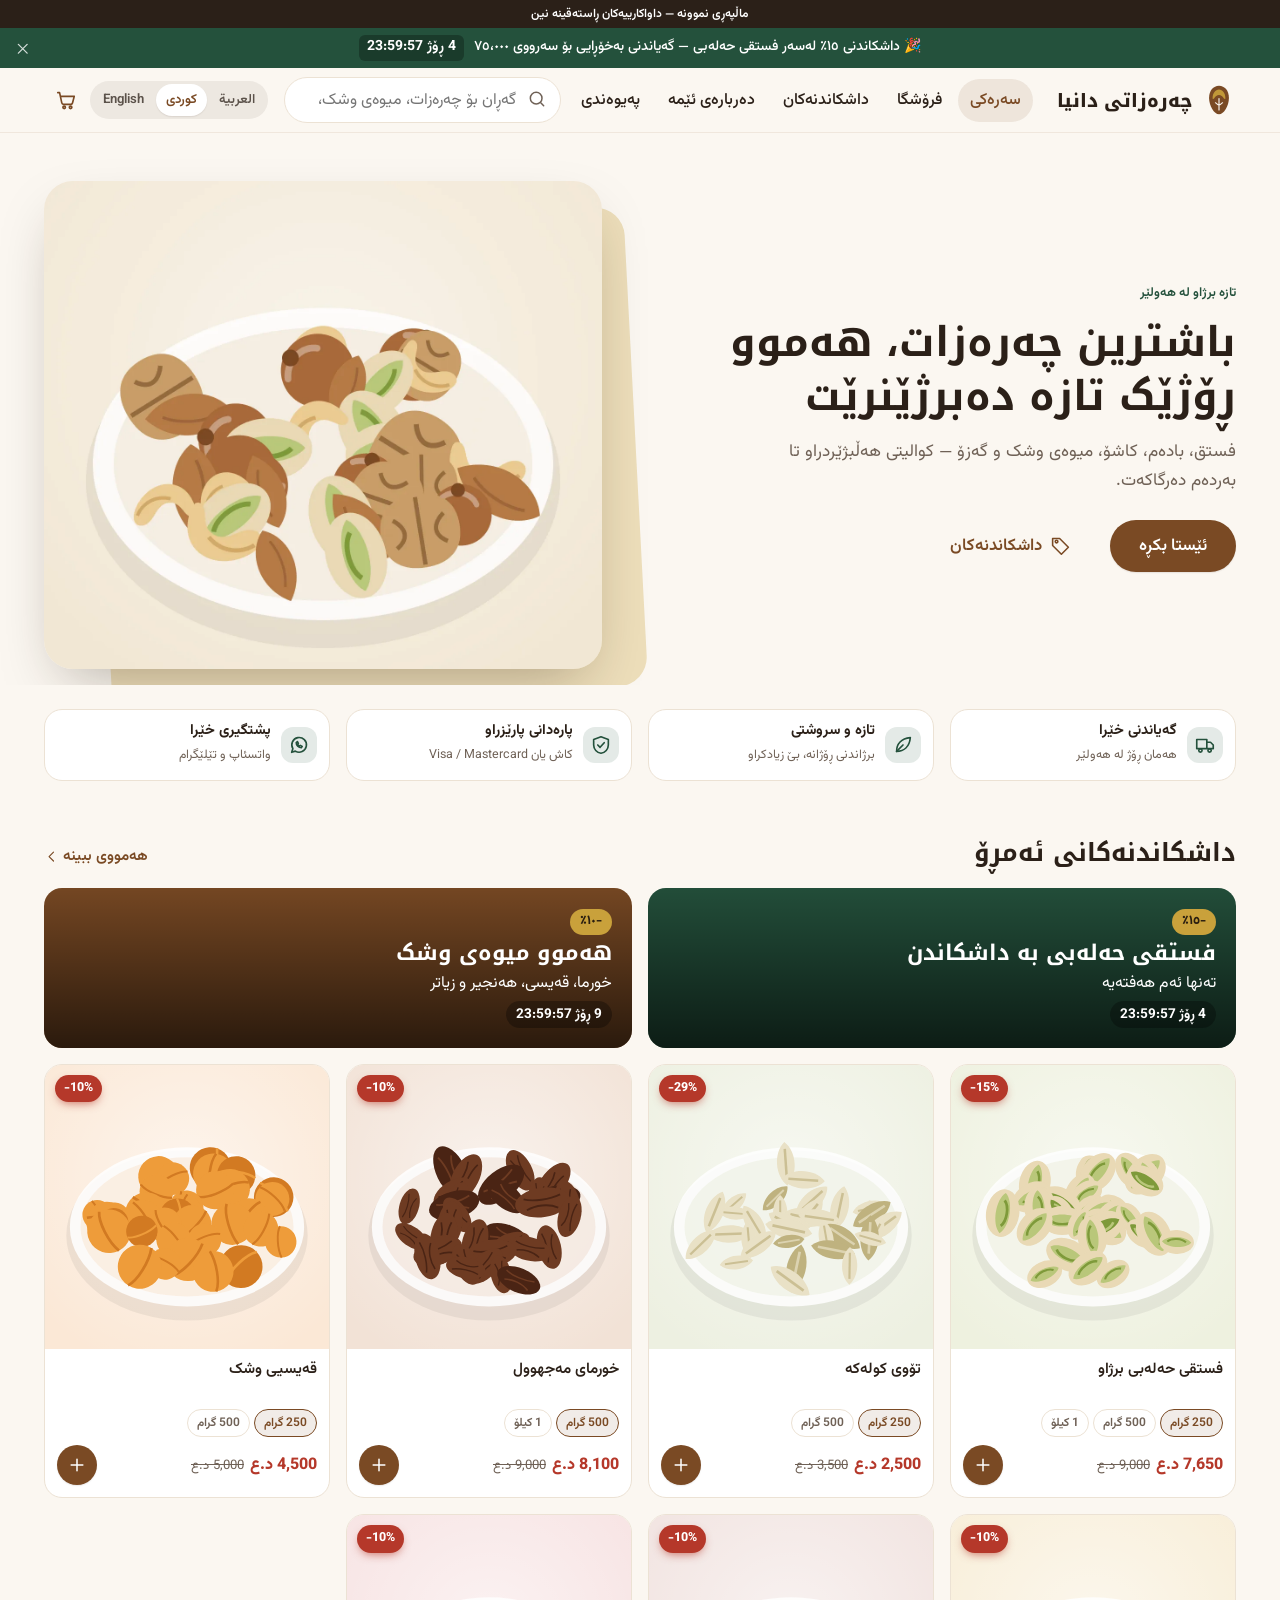
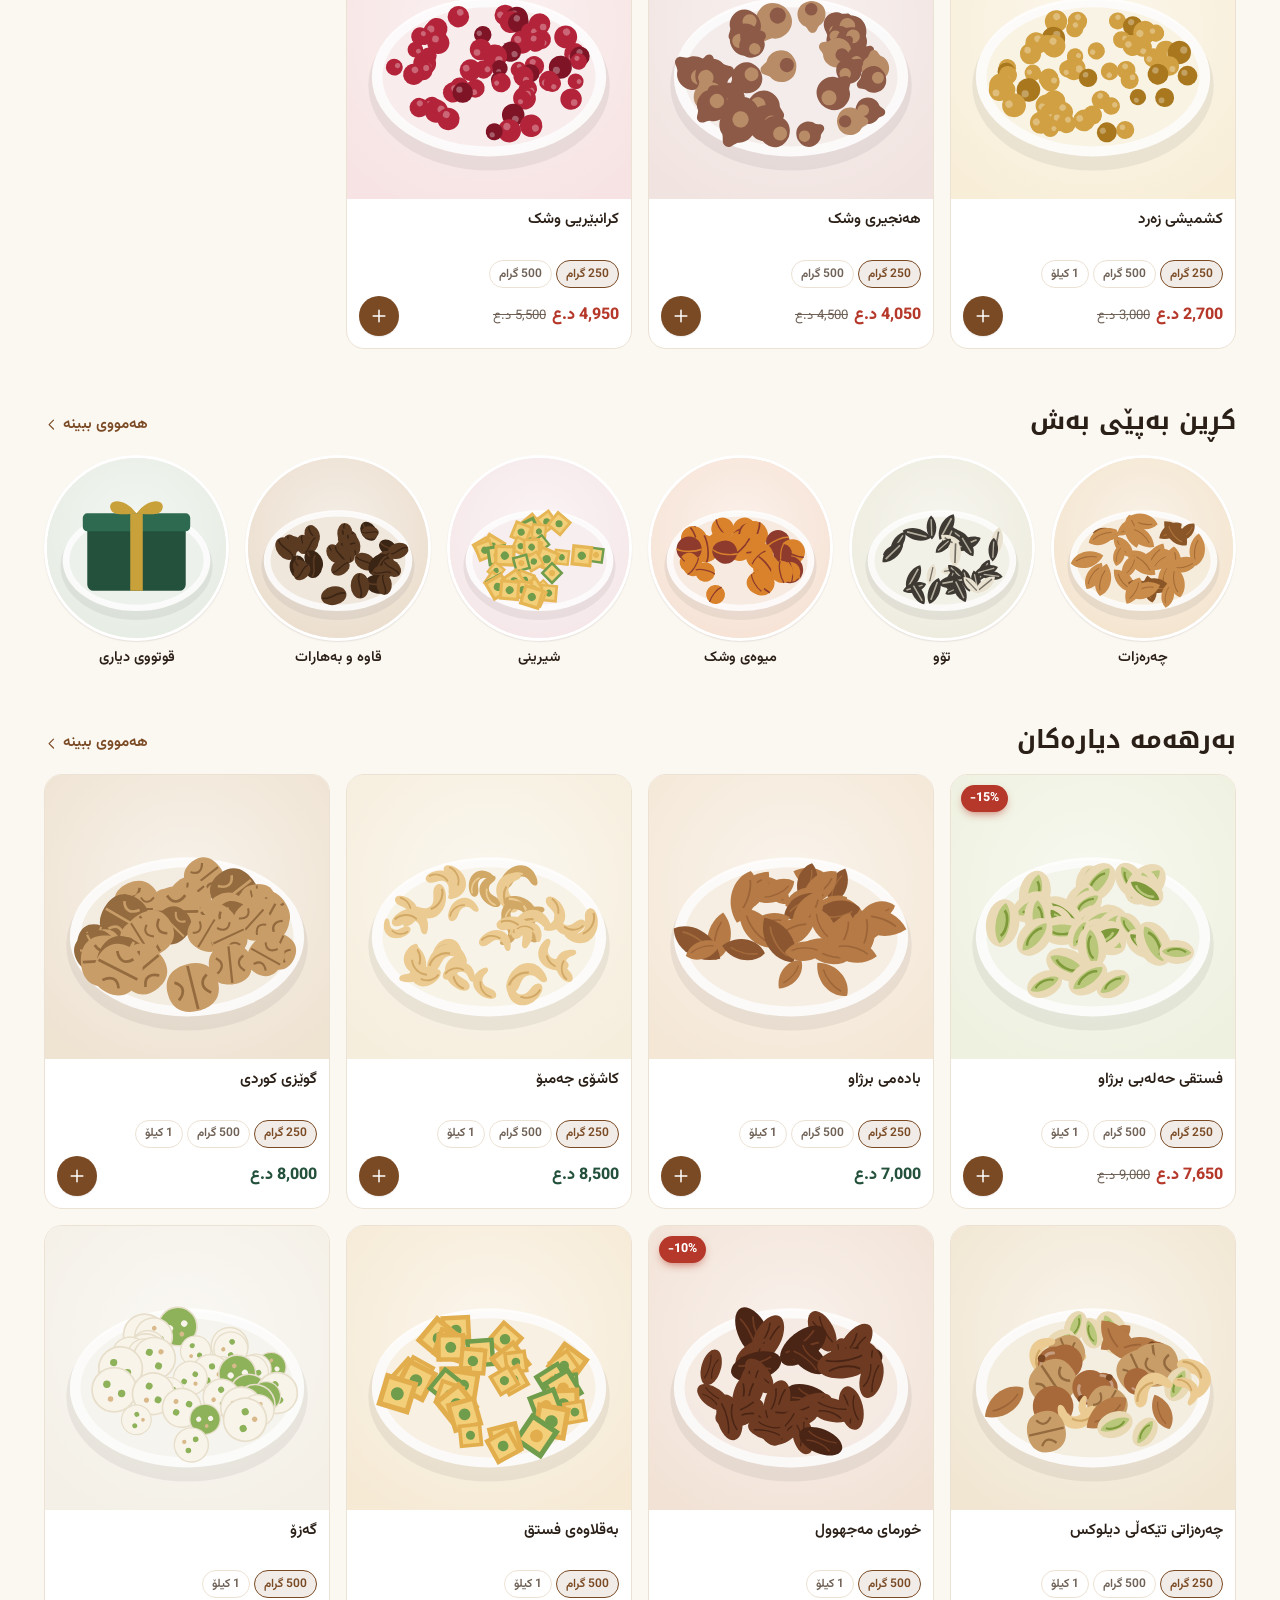
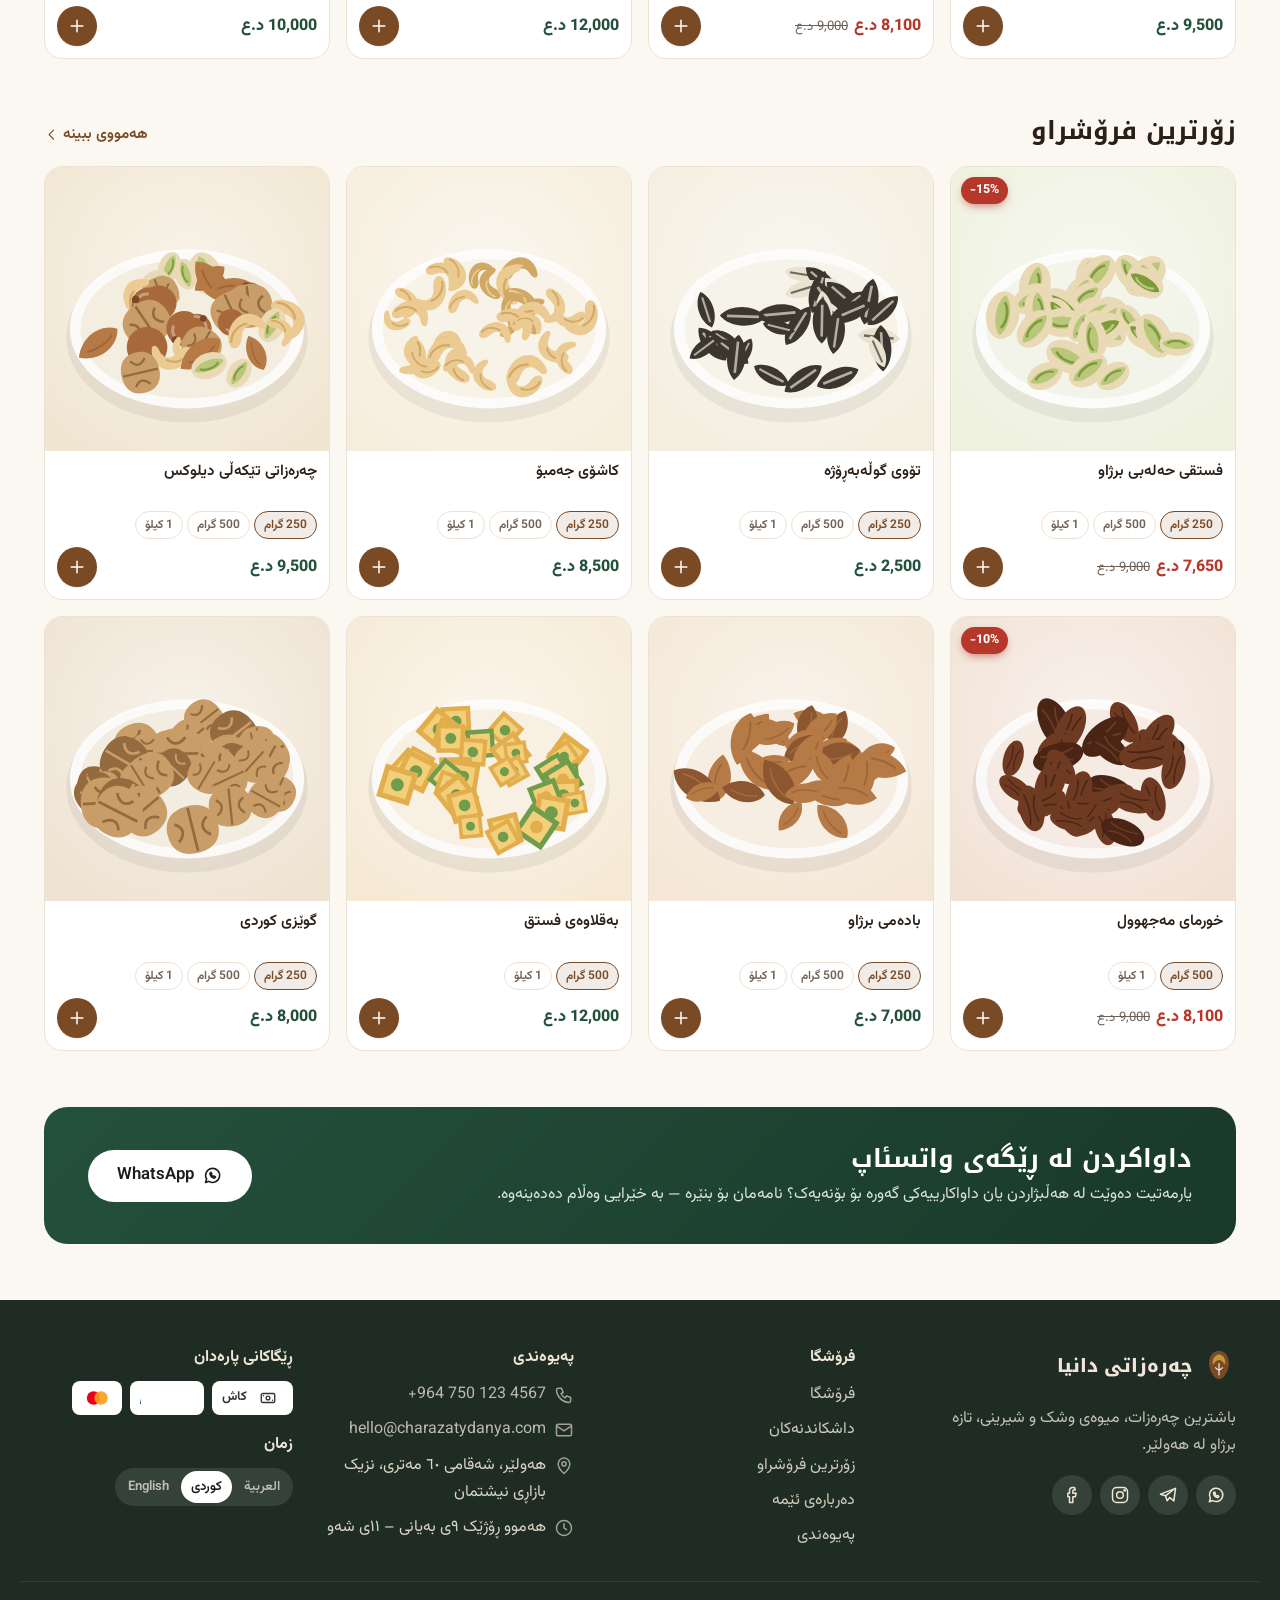
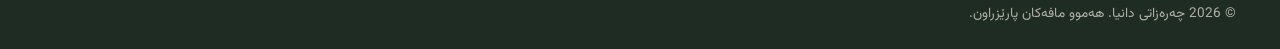
<file: index.html>
<!doctype html>
<html lang="ckb" dir="rtl">
<head>
  <meta charset="utf-8">
  <meta name="viewport" content="width=device-width, initial-scale=1, viewport-fit=cover">
  <title>Charazatydanya — Nuts, dried fruits & sweets in Erbil</title>
  <meta name="description" content="Charazatydanya — premium nuts, seeds, dried fruits and sweets in Erbil, Kurdistan. Fresh roasting, fast delivery, cash on delivery or card.">
  <meta name="theme-color" content="#FBF7F1">
  <meta property="og:site_name" content="Charazatydanya">
  <meta property="og:title" content="Charazatydanya — Nuts, dried fruits & sweets in Erbil">
  <meta property="og:image" content="img/og.png">
  <link rel="icon" href="img/icon.svg" type="image/svg+xml">
  <link rel="apple-touch-icon" href="img/icon-192.png">
  <link rel="manifest" href="manifest.webmanifest">
  <link rel="preconnect" href="https://fonts.googleapis.com">
  <link rel="preconnect" href="https://fonts.gstatic.com" crossorigin>
  <link rel="stylesheet" href="css/app.css">
  <script src="js/boot.js"></script>
  <script type="module" src="js/pages/home.js"></script>
</head>
<body data-page="home">
  <a class="skip-link" href="#main">Skip to content</a>
  <header id="site-header" class="site-header"><div class="header-bar container"><span class="sk sk-logo"></span></div></header>
  <main id="main" tabindex="-1"><div class="page-loader" aria-hidden="true"><div class="spinner"></div></div></main>
  <footer id="site-footer"></footer>
  <noscript><p class="noscript">Please enable JavaScript to use the shop. · تکایە JavaScript چالاک بکە · يرجى تفعيل JavaScript</p></noscript>
</body>
</html>
</file>
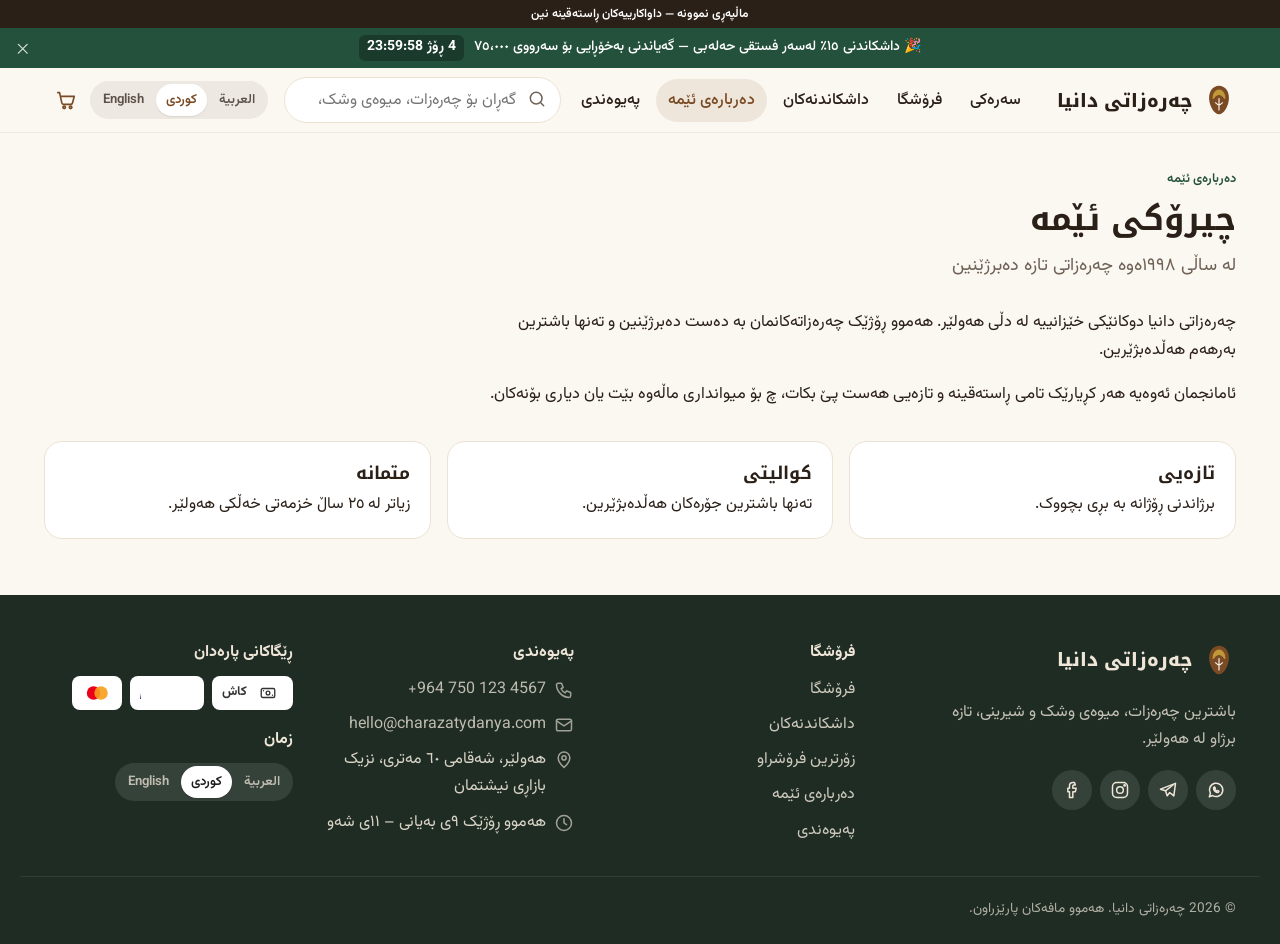
<file: about.html>
<!doctype html>
<html lang="ckb" dir="rtl">
<head>
  <meta charset="utf-8">
  <meta name="viewport" content="width=device-width, initial-scale=1, viewport-fit=cover">
  <title>About us | Charazatydanya</title>
  <meta name="description" content="Charazatydanya — premium nuts, seeds, dried fruits and sweets in Erbil, Kurdistan. Fresh roasting, fast delivery, cash on delivery or card.">
  <meta name="theme-color" content="#FBF7F1">
  <meta property="og:site_name" content="Charazatydanya">
  <meta property="og:title" content="About us | Charazatydanya">
  <meta property="og:image" content="img/og.png">
  <link rel="icon" href="img/icon.svg" type="image/svg+xml">
  <link rel="apple-touch-icon" href="img/icon-192.png">
  <link rel="manifest" href="manifest.webmanifest">
  <link rel="preconnect" href="https://fonts.googleapis.com">
  <link rel="preconnect" href="https://fonts.gstatic.com" crossorigin>
  <link rel="stylesheet" href="css/app.css">
  <script src="js/boot.js"></script>
  <script type="module" src="js/pages/info.js"></script>
</head>
<body data-page="about">
  <a class="skip-link" href="#main">Skip to content</a>
  <header id="site-header" class="site-header"><div class="header-bar container"><span class="sk sk-logo"></span></div></header>
  <main id="main" tabindex="-1"><div class="page-loader" aria-hidden="true"><div class="spinner"></div></div></main>
  <footer id="site-footer"></footer>
  <noscript><p class="noscript">Please enable JavaScript to use the shop. · تکایە JavaScript چالاک بکە · يرجى تفعيل JavaScript</p></noscript>
</body>
</html>
</file>
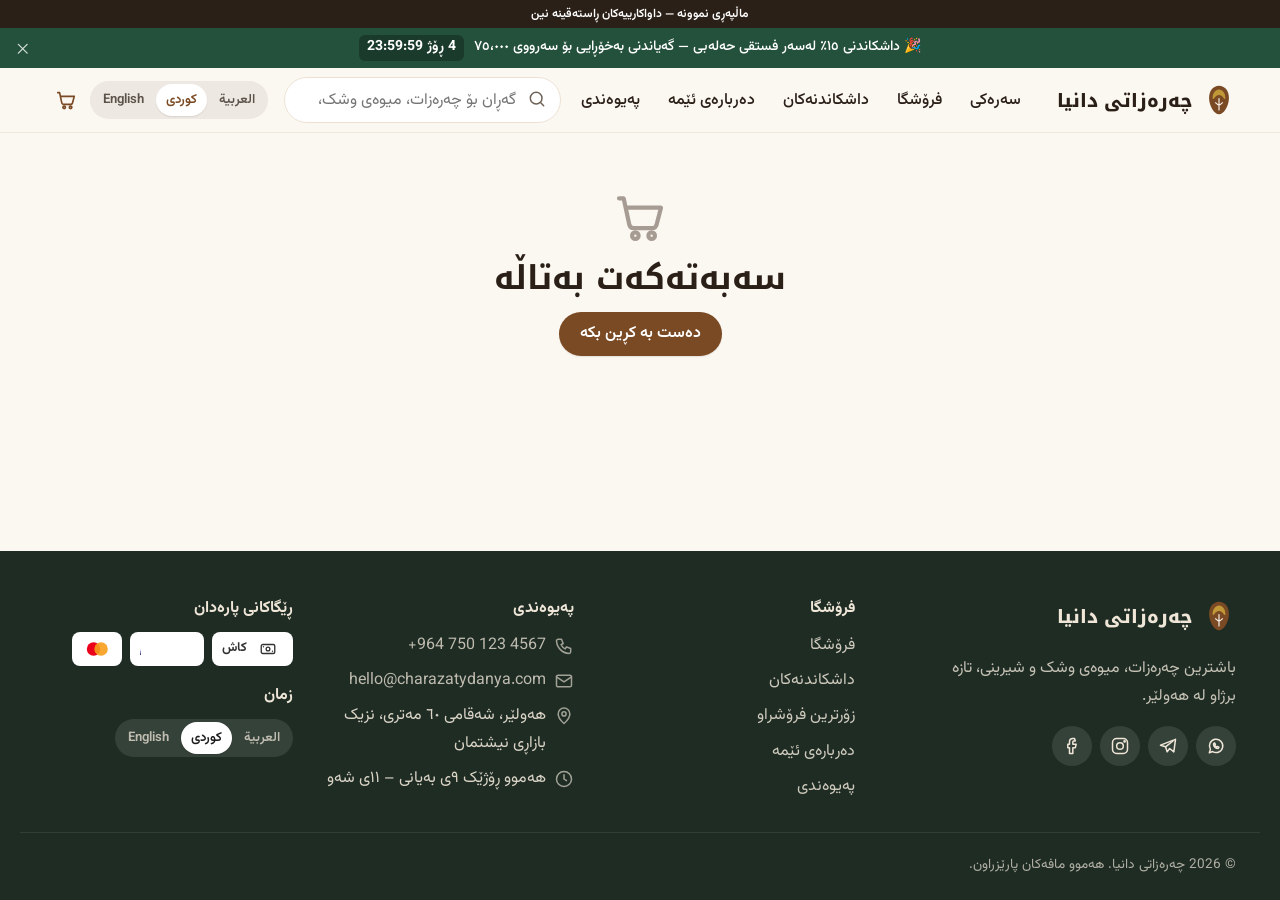
<file: checkout.html>
<!doctype html>
<html lang="ckb" dir="rtl">
<head>
  <meta charset="utf-8">
  <meta name="viewport" content="width=device-width, initial-scale=1, viewport-fit=cover">
  <title>Checkout | Charazatydanya</title>
  <meta name="description" content="Charazatydanya — premium nuts, seeds, dried fruits and sweets in Erbil, Kurdistan. Fresh roasting, fast delivery, cash on delivery or card.">
  <meta name="robots" content="noindex">
  <meta name="theme-color" content="#FBF7F1">
  <meta property="og:site_name" content="Charazatydanya">
  <meta property="og:title" content="Checkout | Charazatydanya">
  <meta property="og:image" content="img/og.png">
  <link rel="icon" href="img/icon.svg" type="image/svg+xml">
  <link rel="apple-touch-icon" href="img/icon-192.png">
  <link rel="manifest" href="manifest.webmanifest">
  <link rel="preconnect" href="https://fonts.googleapis.com">
  <link rel="preconnect" href="https://fonts.gstatic.com" crossorigin>
  <link rel="stylesheet" href="css/app.css">
  <script src="js/boot.js"></script>
  <script type="module" src="js/pages/checkout.js"></script>
</head>
<body data-page="checkout">
  <a class="skip-link" href="#main">Skip to content</a>
  <header id="site-header" class="site-header"><div class="header-bar container"><span class="sk sk-logo"></span></div></header>
  <main id="main" tabindex="-1"><div class="page-loader" aria-hidden="true"><div class="spinner"></div></div></main>
  <footer id="site-footer"></footer>
  <noscript><p class="noscript">Please enable JavaScript to use the shop. · تکایە JavaScript چالاک بکە · يرجى تفعيل JavaScript</p></noscript>
</body>
</html>
</file>
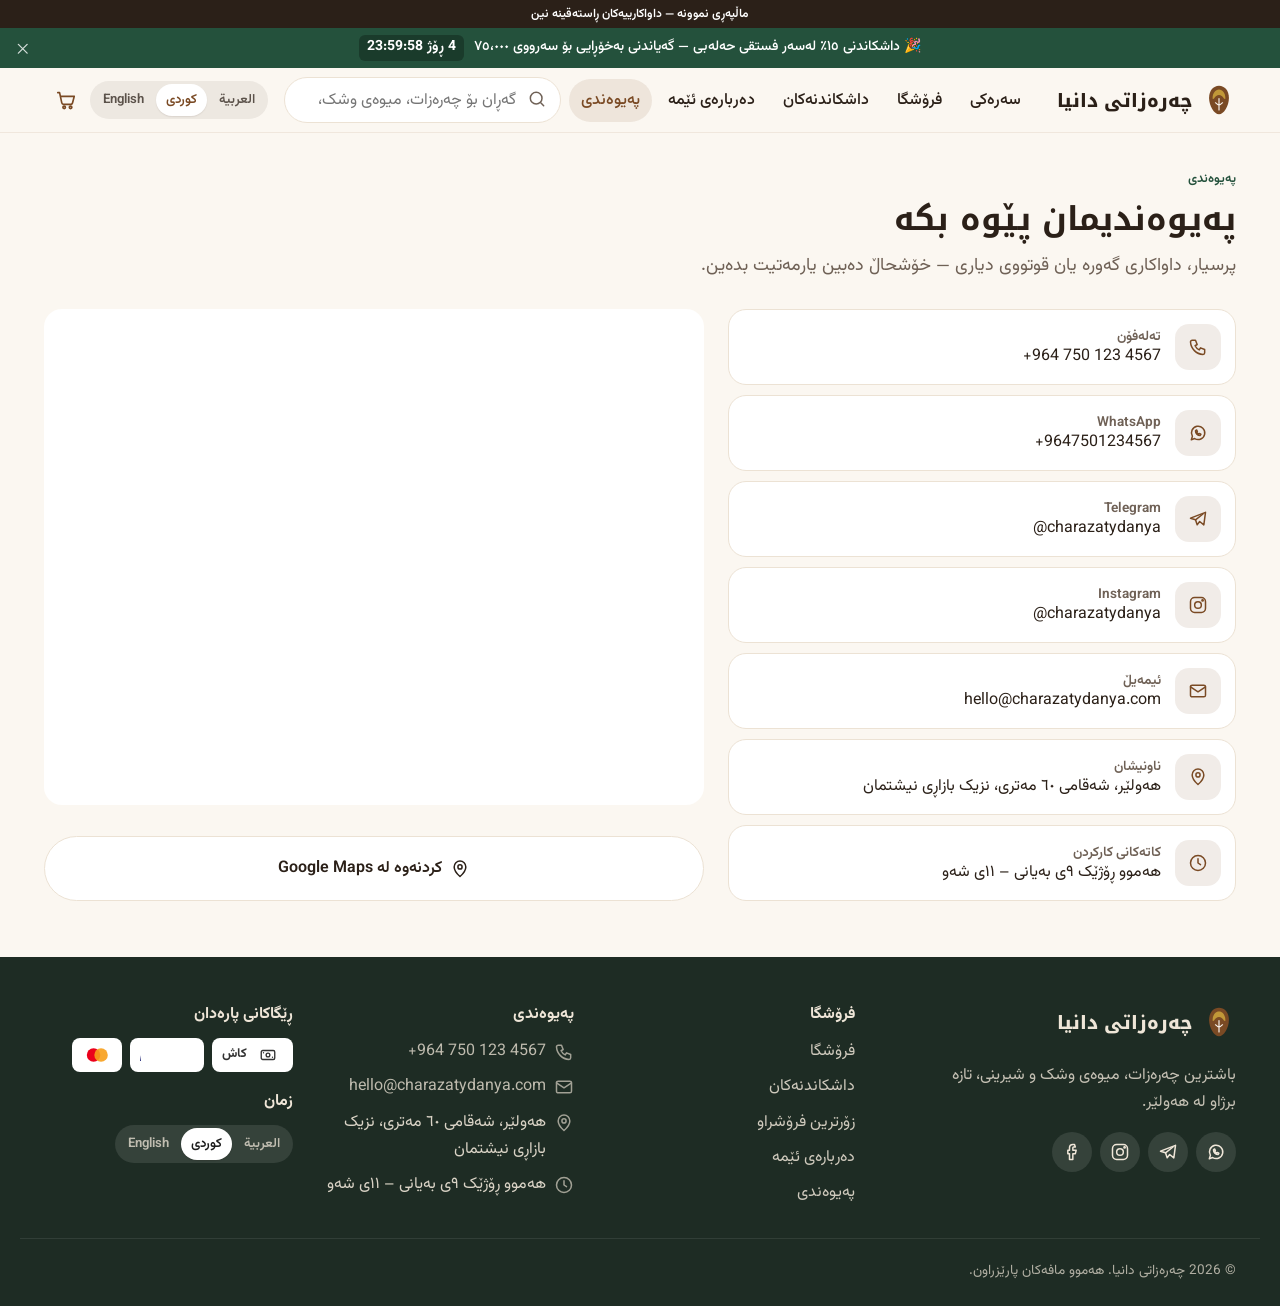
<file: contact.html>
<!doctype html>
<html lang="ckb" dir="rtl">
<head>
  <meta charset="utf-8">
  <meta name="viewport" content="width=device-width, initial-scale=1, viewport-fit=cover">
  <title>Contact us | Charazatydanya</title>
  <meta name="description" content="Charazatydanya — premium nuts, seeds, dried fruits and sweets in Erbil, Kurdistan. Fresh roasting, fast delivery, cash on delivery or card.">
  <meta name="theme-color" content="#FBF7F1">
  <meta property="og:site_name" content="Charazatydanya">
  <meta property="og:title" content="Contact us | Charazatydanya">
  <meta property="og:image" content="img/og.png">
  <link rel="icon" href="img/icon.svg" type="image/svg+xml">
  <link rel="apple-touch-icon" href="img/icon-192.png">
  <link rel="manifest" href="manifest.webmanifest">
  <link rel="preconnect" href="https://fonts.googleapis.com">
  <link rel="preconnect" href="https://fonts.gstatic.com" crossorigin>
  <link rel="stylesheet" href="css/app.css">
  <script src="js/boot.js"></script>
  <script type="module" src="js/pages/info.js"></script>
</head>
<body data-page="contact">
  <a class="skip-link" href="#main">Skip to content</a>
  <header id="site-header" class="site-header"><div class="header-bar container"><span class="sk sk-logo"></span></div></header>
  <main id="main" tabindex="-1"><div class="page-loader" aria-hidden="true"><div class="spinner"></div></div></main>
  <footer id="site-footer"></footer>
  <noscript><p class="noscript">Please enable JavaScript to use the shop. · تکایە JavaScript چالاک بکە · يرجى تفعيل JavaScript</p></noscript>
</body>
</html>
</file>
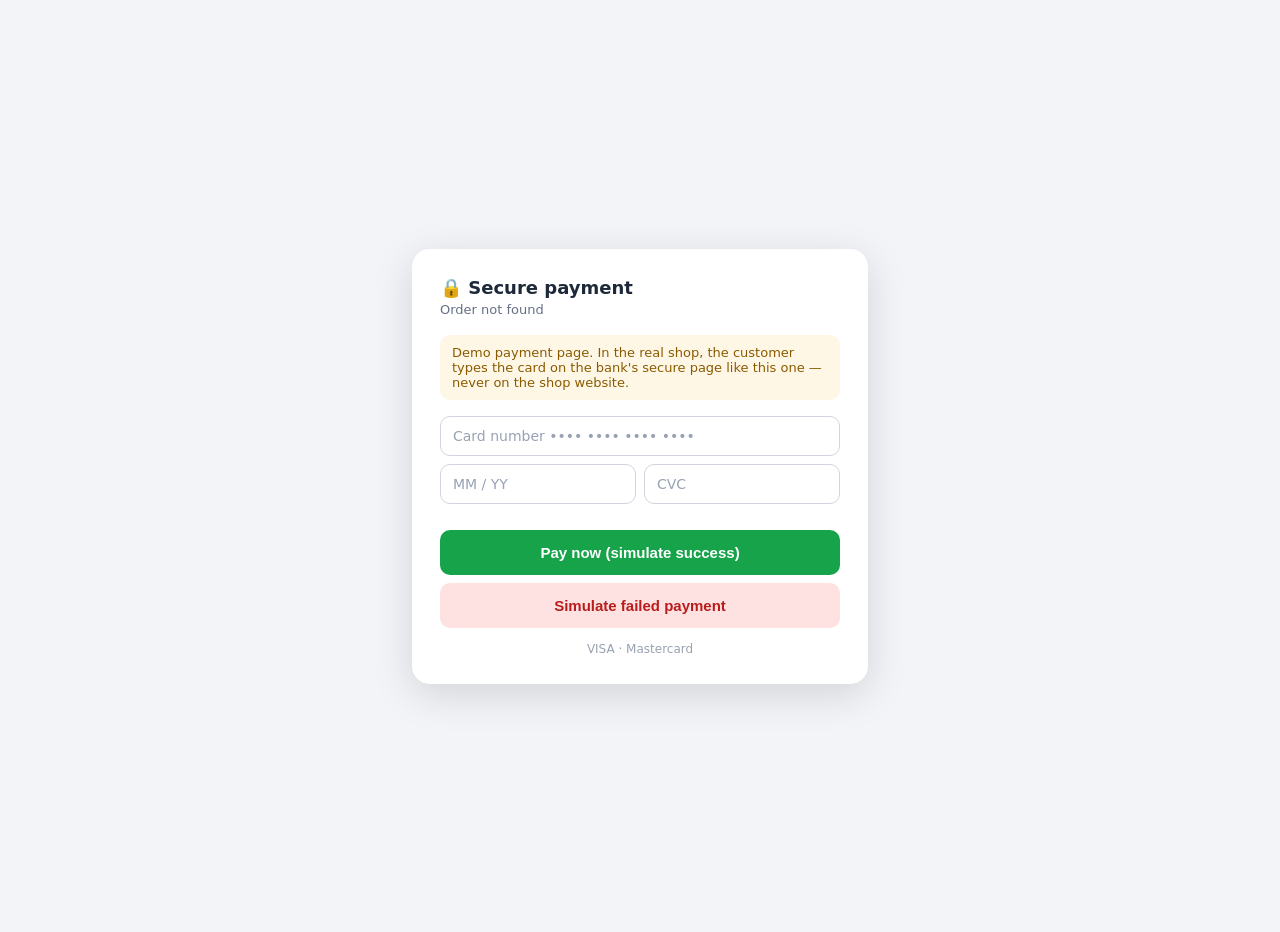
<file: demo-pay.html>
<!doctype html>
<html lang="en">
<head>
  <meta charset="utf-8">
  <meta name="viewport" content="width=device-width, initial-scale=1">
  <meta name="robots" content="noindex">
  <title>Secure payment (demo)</title>
  <link rel="icon" href="img/icon.svg" type="image/svg+xml">
  <style>
    body { font-family: system-ui, -apple-system, "Segoe UI", sans-serif; background: #f2f4f7; display: grid; place-items: center; min-height: 100vh; margin: 0; padding: 16px; color: #1d2939; }
    .card { background: #fff; border-radius: 18px; padding: 28px; max-width: 400px; width: 100%; box-shadow: 0 10px 40px #0002; }
    h1 { font-size: 18px; margin: 0 0 4px; }
    .muted { color: #667085; font-size: 13px; }
    .amt { font-size: 30px; font-weight: 800; margin: 18px 0; }
    .fake { display: grid; gap: 8px; margin-bottom: 18px; }
    .fake > div:not(.row), .row > div { border: 1px solid #d0d5dd; border-radius: 10px; padding: 11px 12px; color: #98a2b3; font-size: 14px; }
    .row { display: grid; grid-template-columns: 1fr 1fr; gap: 8px; }
    .note { background: #fff7e6; color: #8a5a00; border-radius: 10px; padding: 10px 12px; font-size: 13px; margin-bottom: 16px; }
    button { width: 100%; padding: 14px; border: 0; border-radius: 10px; font-size: 15px; font-weight: 700; cursor: pointer; margin-top: 8px; }
    .pay { background: #16a34a; color: #fff; } .fail { background: #fee2e2; color: #b91c1c; }
    .brands { display: flex; gap: 8px; align-items: center; margin-top: 14px; justify-content: center; color: #98a2b3; font-size: 12px; }
  </style>
</head>
<body>
  <main class="card">
    <h1>🔒 Secure payment</h1>
    <div class="muted" id="order"></div>
    <div class="amt" id="amount"></div>
    <div class="note">Demo payment page. In the real shop, the customer types the card on the bank's secure page like this one — never on the shop website.</div>
    <div class="fake"><div>Card number •••• •••• •••• ••••</div><div class="row"><div>MM / YY</div><div>CVC</div></div></div>
    <button class="pay" data-result="paid">Pay now (simulate success)</button>
    <button class="fail" data-result="failed">Simulate failed payment</button>
    <div class="brands">VISA · Mastercard</div>
  </main>
  <script>
    var KEY = 'cz_demo_orders';
    var id = new URLSearchParams(location.search).get('order');
    var orders = {};
    try { orders = JSON.parse(localStorage.getItem(KEY) || '{}'); } catch (e) {}
    var o = orders[id];
    document.getElementById('order').textContent = o ? 'Charazatydanya · Order #' + o.number : 'Order not found';
    document.getElementById('amount').textContent = o ? o.total.toLocaleString('en-US') + ' IQD' : '';
    document.querySelectorAll('[data-result]').forEach(function (b) {
      b.addEventListener('click', function () {
        if (!o) { location.href = 'index.html'; return; }
        b.textContent = 'Processing…';
        setTimeout(function () {
          o.paymentStatus = b.dataset.result;
          orders[id] = o;
          localStorage.setItem(KEY, JSON.stringify(orders));
          location.href = 'payment-result.html?order=' + encodeURIComponent(id);
        }, 900);
      });
    });
  </script>
</body>
</html>
</file>
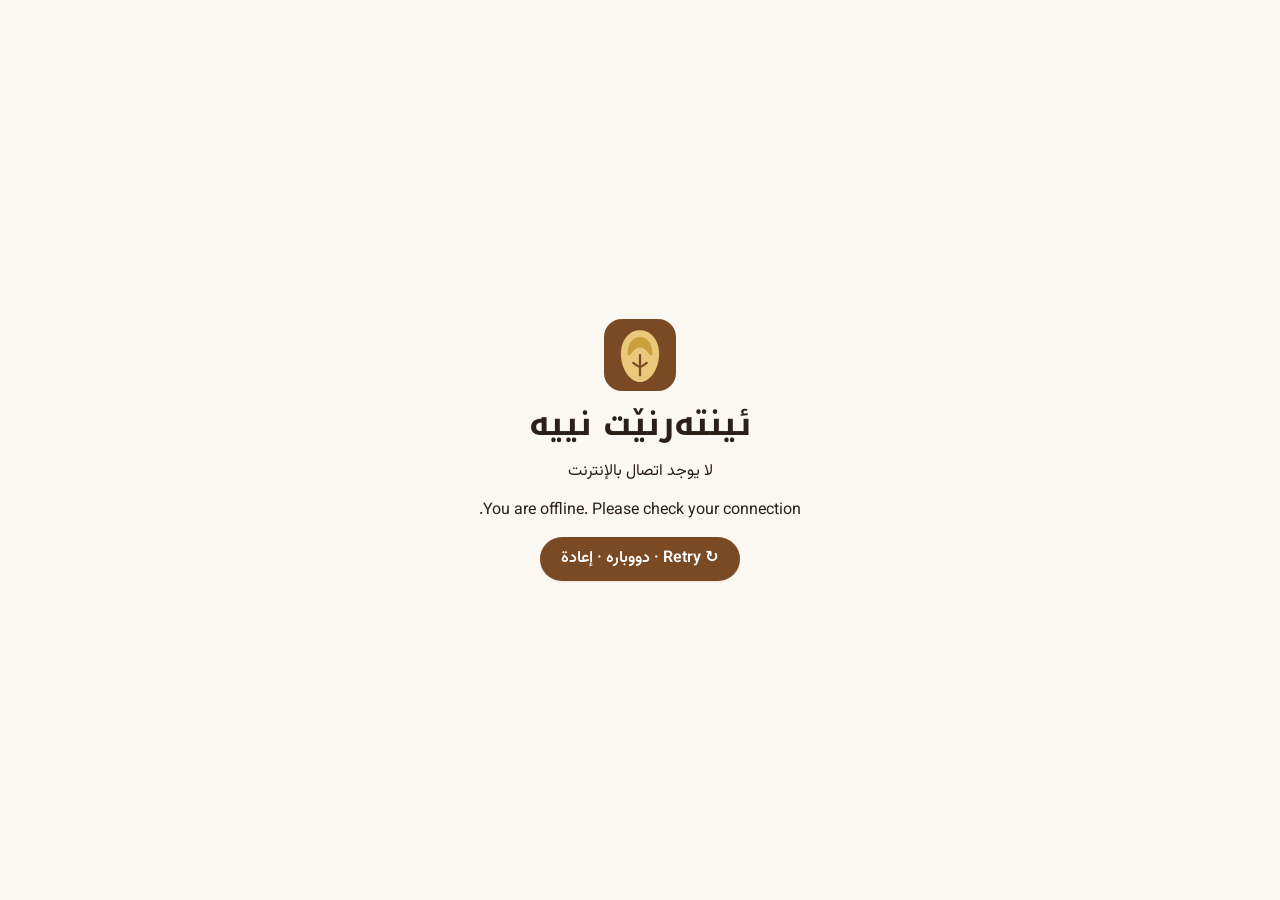
<file: offline.html>
<!doctype html>
<html lang="ckb" dir="rtl">
<head>
  <meta charset="utf-8">
  <meta name="viewport" content="width=device-width, initial-scale=1">
  <title>Offline — Charazatydanya</title>
  <meta name="robots" content="noindex">
  <link rel="stylesheet" href="css/app.css">
  <script src="js/boot.js"></script>
</head>
<body>
  <main class="container empty-state" style="min-height:80vh;align-content:center">
    <img src="img/icon.svg" alt="" width="72" height="72">
    <h1 lang="ckb">ئینتەرنێت نییە</h1>
    <p lang="ar">لا يوجد اتصال بالإنترنت</p>
    <p lang="en">You are offline. Please check your connection.</p>
    <button class="btn btn-primary" onclick="location.reload()">↻ Retry · دووبارە · إعادة</button>
  </main>
</body>
</html>
</file>
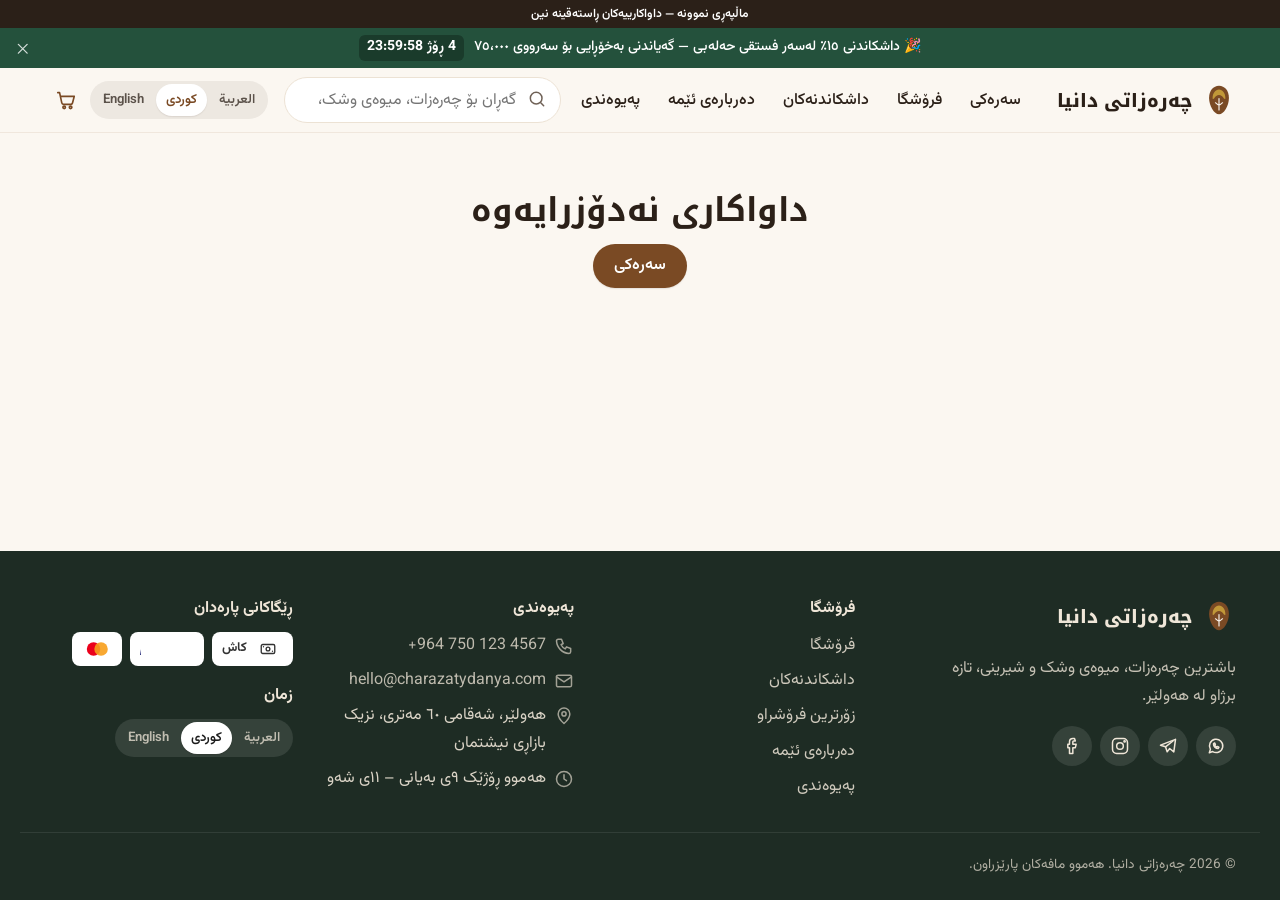
<file: order.html>
<!doctype html>
<html lang="ckb" dir="rtl">
<head>
  <meta charset="utf-8">
  <meta name="viewport" content="width=device-width, initial-scale=1, viewport-fit=cover">
  <title>Order confirmed | Charazatydanya</title>
  <meta name="description" content="Charazatydanya — premium nuts, seeds, dried fruits and sweets in Erbil, Kurdistan. Fresh roasting, fast delivery, cash on delivery or card.">
  <meta name="robots" content="noindex">
  <meta name="theme-color" content="#FBF7F1">
  <meta property="og:site_name" content="Charazatydanya">
  <meta property="og:title" content="Order confirmed | Charazatydanya">
  <meta property="og:image" content="img/og.png">
  <link rel="icon" href="img/icon.svg" type="image/svg+xml">
  <link rel="apple-touch-icon" href="img/icon-192.png">
  <link rel="manifest" href="manifest.webmanifest">
  <link rel="preconnect" href="https://fonts.googleapis.com">
  <link rel="preconnect" href="https://fonts.gstatic.com" crossorigin>
  <link rel="stylesheet" href="css/app.css">
  <script src="js/boot.js"></script>
  <script type="module" src="js/pages/order.js"></script>
</head>
<body data-page="order">
  <a class="skip-link" href="#main">Skip to content</a>
  <header id="site-header" class="site-header"><div class="header-bar container"><span class="sk sk-logo"></span></div></header>
  <main id="main" tabindex="-1"><div class="page-loader" aria-hidden="true"><div class="spinner"></div></div></main>
  <footer id="site-footer"></footer>
  <noscript><p class="noscript">Please enable JavaScript to use the shop. · تکایە JavaScript چالاک بکە · يرجى تفعيل JavaScript</p></noscript>
</body>
</html>
</file>
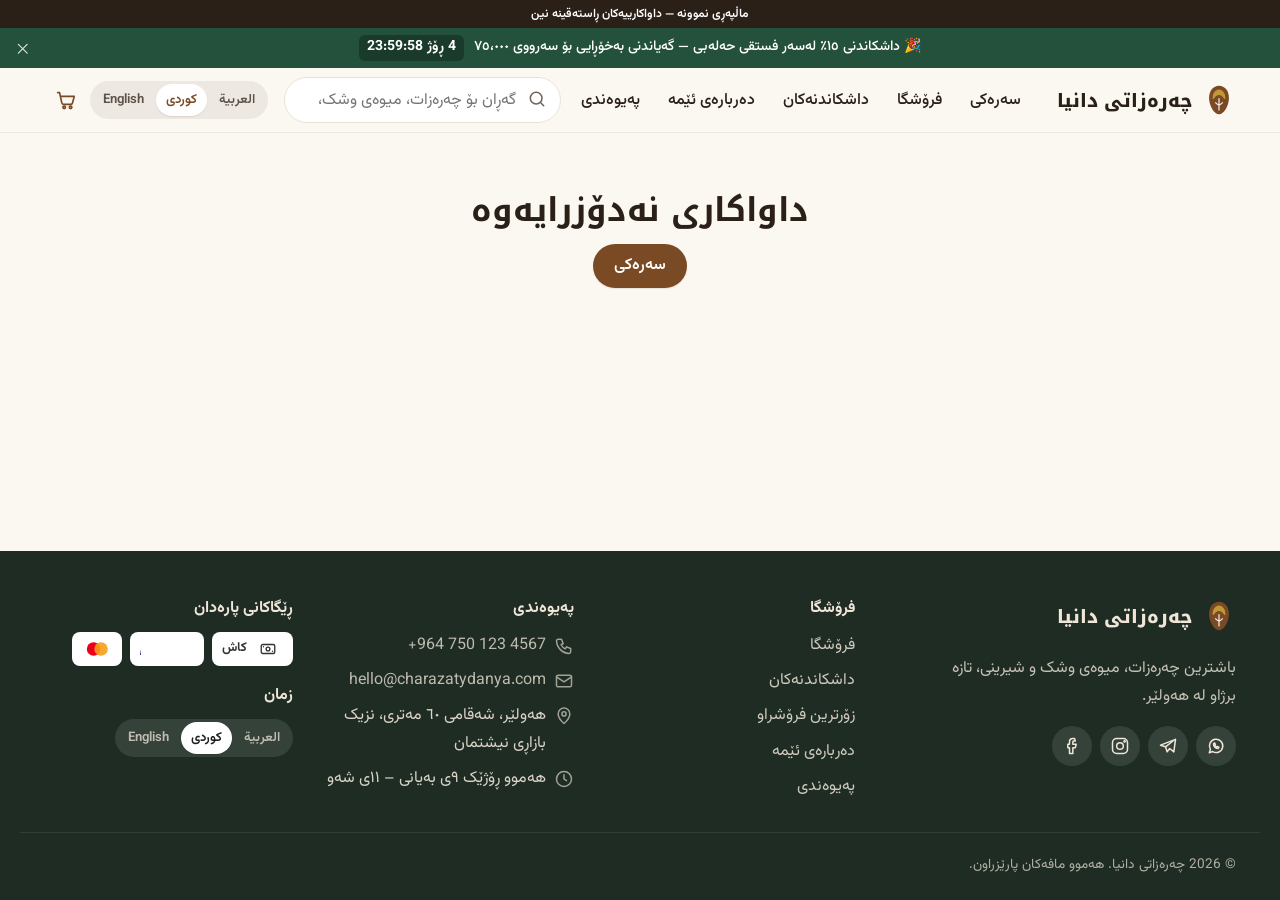
<file: payment-result.html>
<!doctype html>
<html lang="ckb" dir="rtl">
<head>
  <meta charset="utf-8">
  <meta name="viewport" content="width=device-width, initial-scale=1, viewport-fit=cover">
  <title>Payment | Charazatydanya</title>
  <meta name="description" content="Charazatydanya — premium nuts, seeds, dried fruits and sweets in Erbil, Kurdistan. Fresh roasting, fast delivery, cash on delivery or card.">
  <meta name="robots" content="noindex">
  <meta name="theme-color" content="#FBF7F1">
  <meta property="og:site_name" content="Charazatydanya">
  <meta property="og:title" content="Payment | Charazatydanya">
  <meta property="og:image" content="img/og.png">
  <link rel="icon" href="img/icon.svg" type="image/svg+xml">
  <link rel="apple-touch-icon" href="img/icon-192.png">
  <link rel="manifest" href="manifest.webmanifest">
  <link rel="preconnect" href="https://fonts.googleapis.com">
  <link rel="preconnect" href="https://fonts.gstatic.com" crossorigin>
  <link rel="stylesheet" href="css/app.css">
  <script src="js/boot.js"></script>
  <script type="module" src="js/pages/payment-result.js"></script>
</head>
<body data-page="payment">
  <a class="skip-link" href="#main">Skip to content</a>
  <header id="site-header" class="site-header"><div class="header-bar container"><span class="sk sk-logo"></span></div></header>
  <main id="main" tabindex="-1"><div class="page-loader" aria-hidden="true"><div class="spinner"></div></div></main>
  <footer id="site-footer"></footer>
  <noscript><p class="noscript">Please enable JavaScript to use the shop. · تکایە JavaScript چالاک بکە · يرجى تفعيل JavaScript</p></noscript>
</body>
</html>
</file>
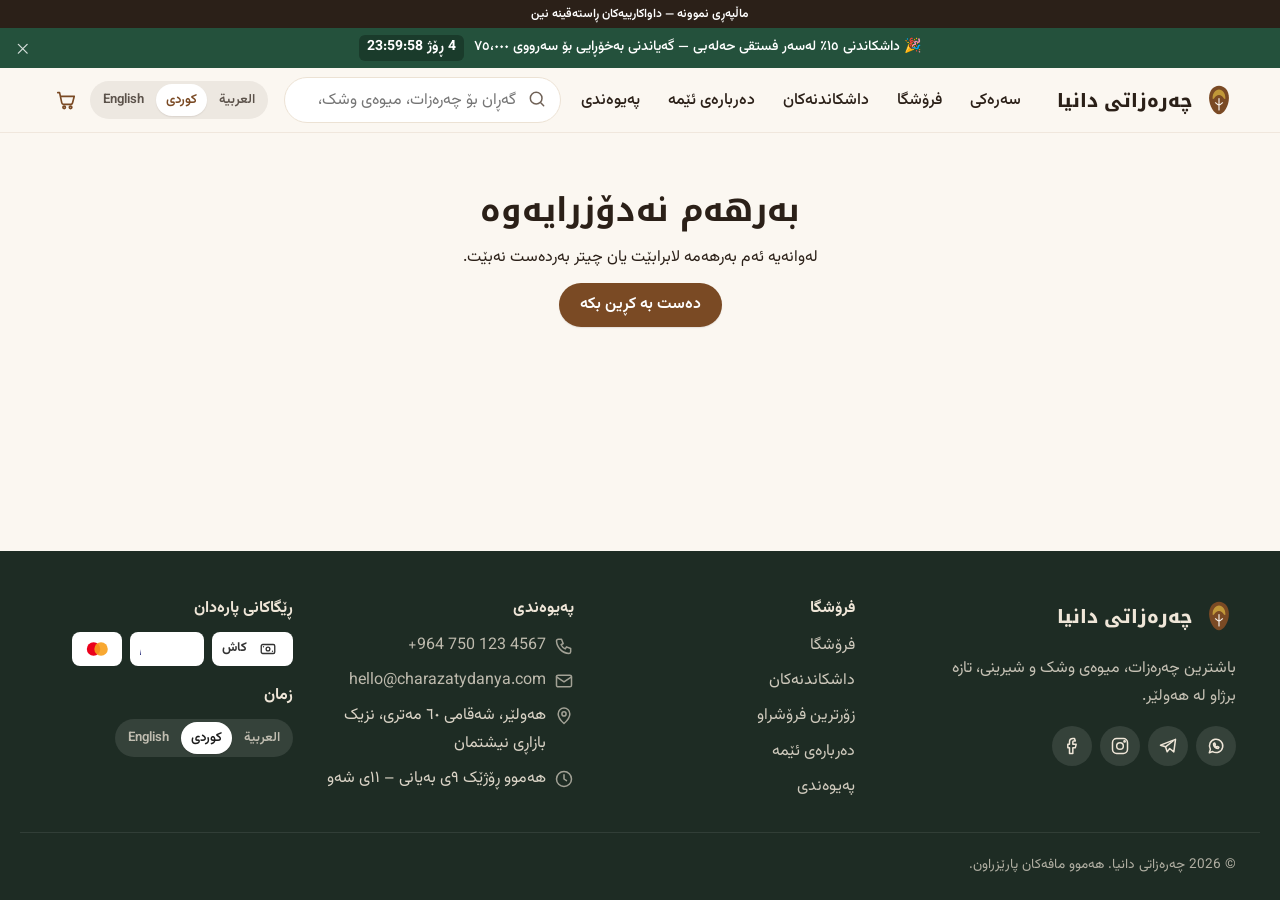
<file: product.html>
<!doctype html>
<html lang="ckb" dir="rtl">
<head>
  <meta charset="utf-8">
  <meta name="viewport" content="width=device-width, initial-scale=1, viewport-fit=cover">
  <title>Product | Charazatydanya</title>
  <meta name="description" content="Charazatydanya — premium nuts, seeds, dried fruits and sweets in Erbil, Kurdistan. Fresh roasting, fast delivery, cash on delivery or card.">
  <meta name="theme-color" content="#FBF7F1">
  <meta property="og:site_name" content="Charazatydanya">
  <link rel="icon" href="img/icon.svg" type="image/svg+xml">
  <link rel="apple-touch-icon" href="img/icon-192.png">
  <link rel="manifest" href="manifest.webmanifest">
  <link rel="preconnect" href="https://fonts.googleapis.com">
  <link rel="preconnect" href="https://fonts.gstatic.com" crossorigin>
  <link rel="stylesheet" href="css/app.css">
  <script src="js/boot.js"></script>
  <script type="module" src="js/pages/product.js"></script>
</head>
<body data-page="product">
  <a class="skip-link" href="#main">Skip to content</a>
  <header id="site-header" class="site-header"><div class="header-bar container"><span class="sk sk-logo"></span></div></header>
  <main id="main" tabindex="-1"><div class="page-loader" aria-hidden="true"><div class="spinner"></div></div></main>
  <footer id="site-footer"></footer>
  <noscript><p class="noscript">Please enable JavaScript to use the shop. · تکایە JavaScript چالاک بکە · يرجى تفعيل JavaScript</p></noscript>
</body>
</html>
</file>
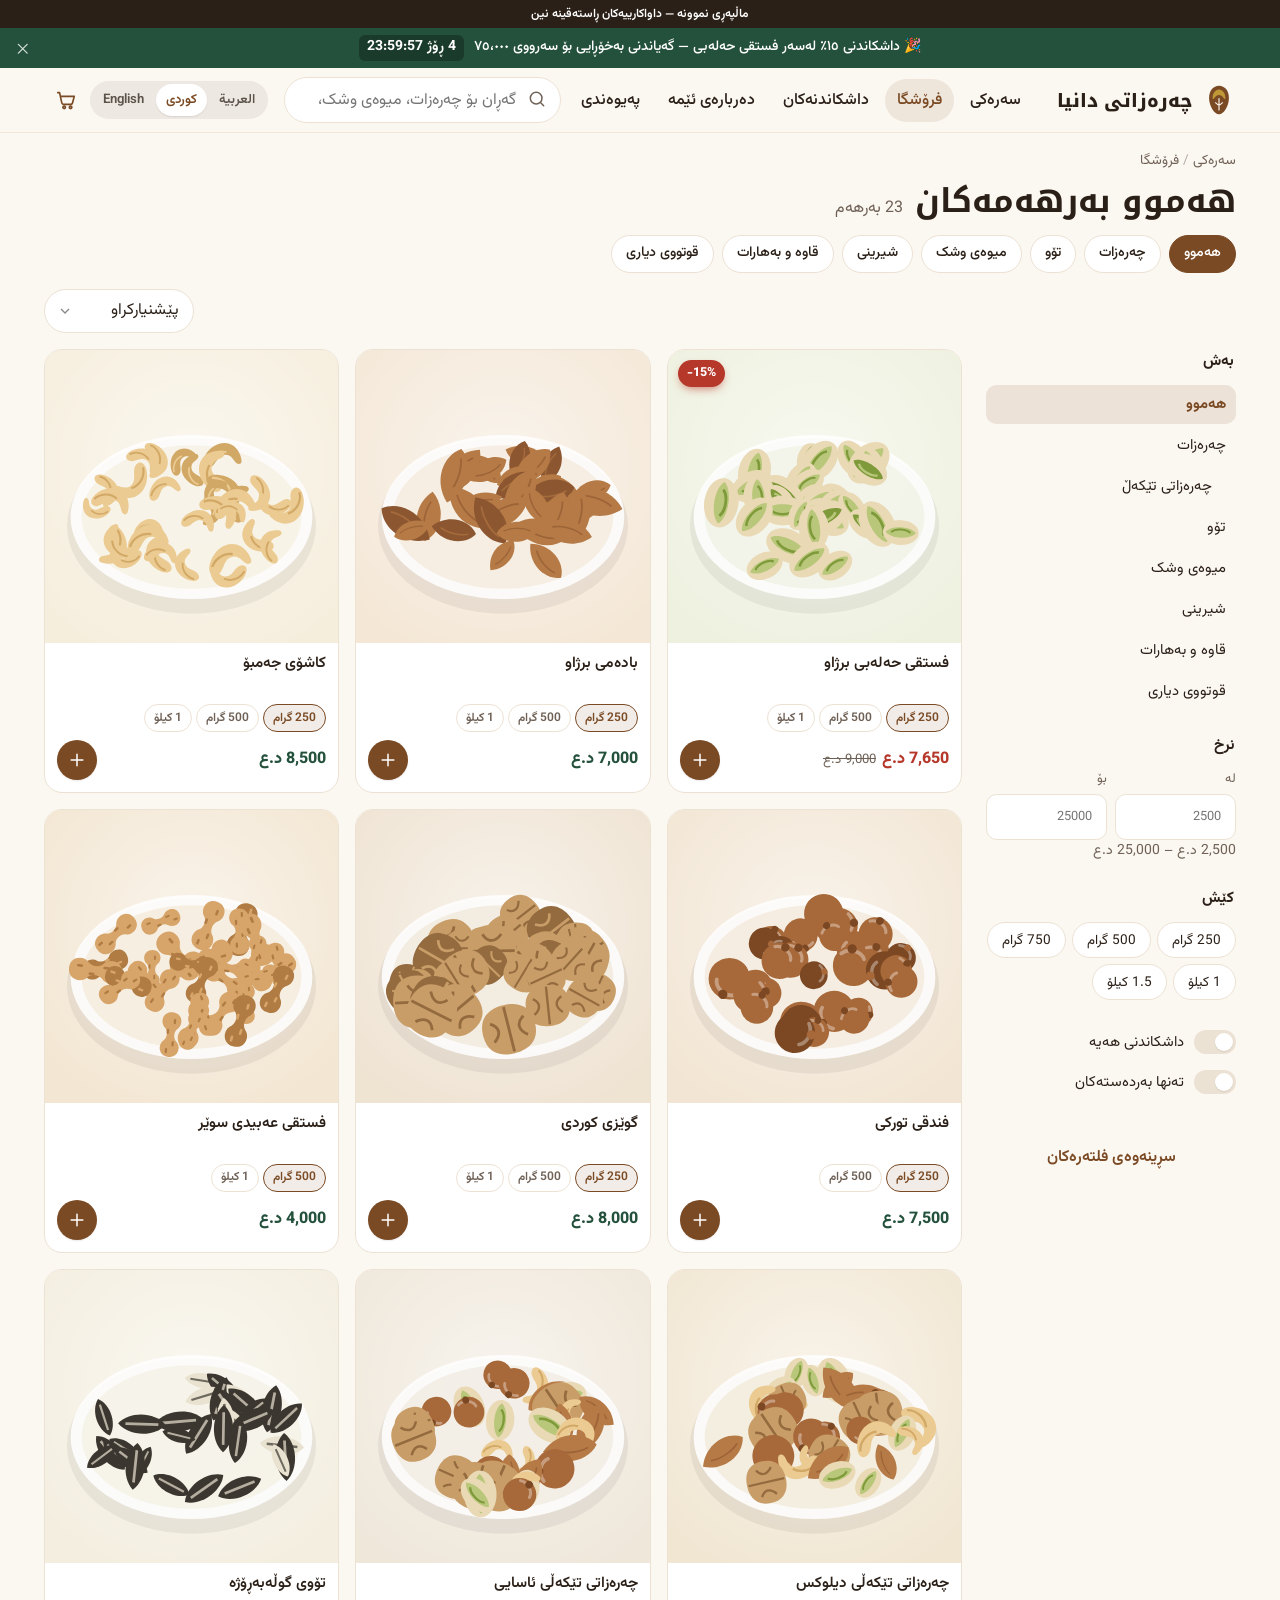
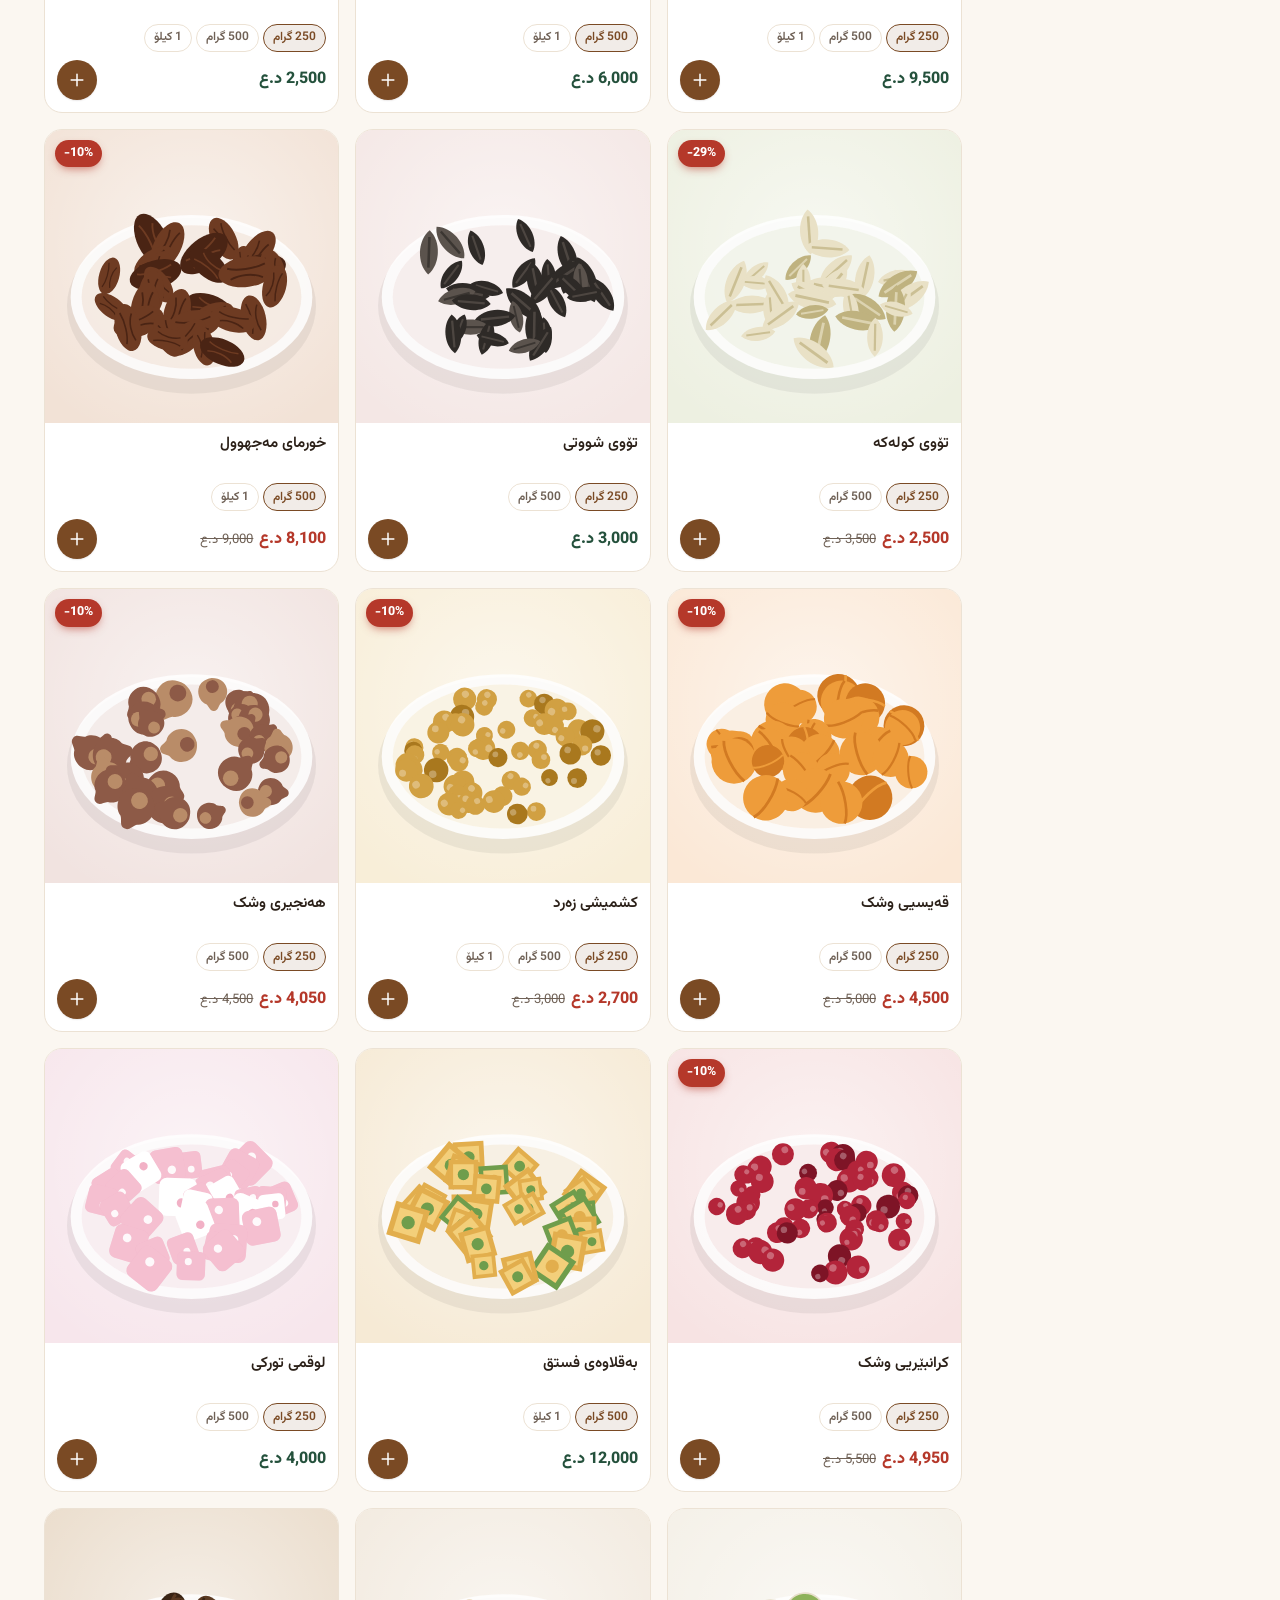
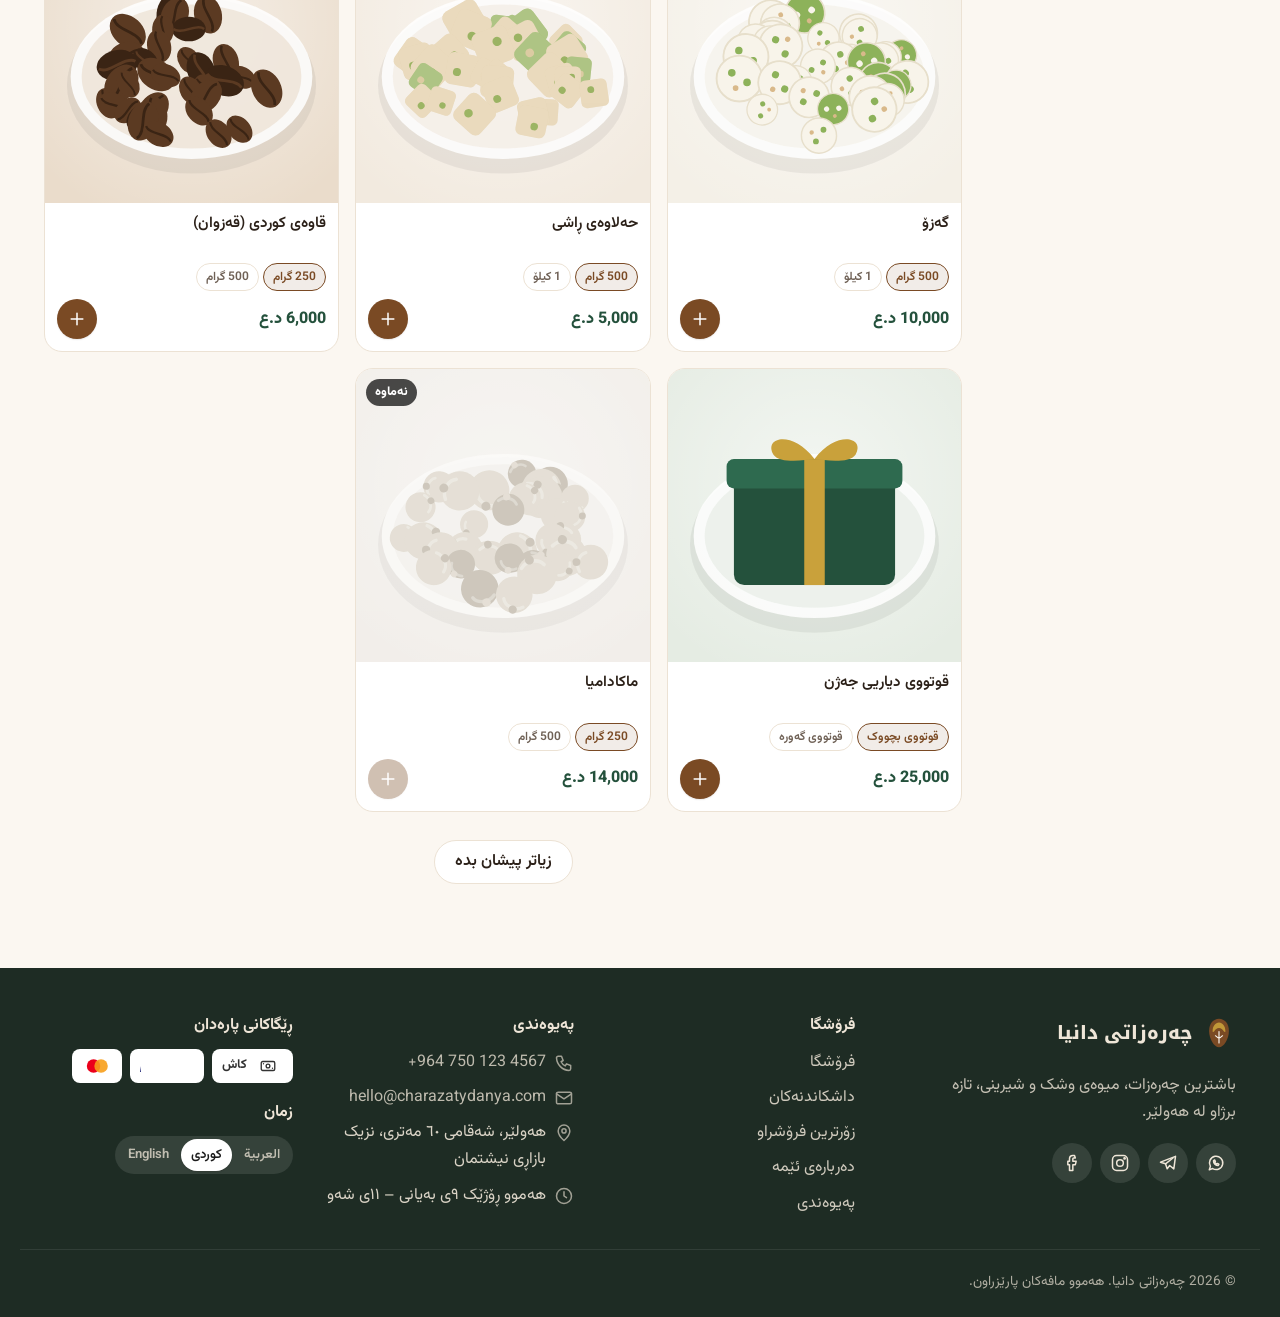
<file: shop.html>
<!doctype html>
<html lang="ckb" dir="rtl">
<head>
  <meta charset="utf-8">
  <meta name="viewport" content="width=device-width, initial-scale=1, viewport-fit=cover">
  <title>Shop | Charazatydanya</title>
  <meta name="description" content="Charazatydanya — premium nuts, seeds, dried fruits and sweets in Erbil, Kurdistan. Fresh roasting, fast delivery, cash on delivery or card.">
  <meta name="theme-color" content="#FBF7F1">
  <meta property="og:site_name" content="Charazatydanya">
  <meta property="og:title" content="Shop | Charazatydanya">
  <meta property="og:image" content="img/og.png">
  <link rel="icon" href="img/icon.svg" type="image/svg+xml">
  <link rel="apple-touch-icon" href="img/icon-192.png">
  <link rel="manifest" href="manifest.webmanifest">
  <link rel="preconnect" href="https://fonts.googleapis.com">
  <link rel="preconnect" href="https://fonts.gstatic.com" crossorigin>
  <link rel="stylesheet" href="css/app.css">
  <script src="js/boot.js"></script>
  <script type="module" src="js/pages/shop.js"></script>
</head>
<body data-page="shop">
  <a class="skip-link" href="#main">Skip to content</a>
  <header id="site-header" class="site-header"><div class="header-bar container"><span class="sk sk-logo"></span></div></header>
  <main id="main" tabindex="-1"><div class="page-loader" aria-hidden="true"><div class="spinner"></div></div></main>
  <footer id="site-footer"></footer>
  <noscript><p class="noscript">Please enable JavaScript to use the shop. · تکایە JavaScript چالاک بکە · يرجى تفعيل JavaScript</p></noscript>
</body>
</html>
</file>
<file: css/app.css>
/* =====================================================================
   Charazatydanya — storefront styles
   Mobile-first. Uses CSS logical properties everywhere so Arabic/Kurdish
   (RTL) and English (LTR) mirror automatically. All colours, fonts, sizes
   and spacing come from CSS variables set by js/theme.js (admin-editable).
   ===================================================================== */

/* ---------- Default tokens (overridden by the admin theme) ---------- */
:root {
  --c-primary: #7A4A24; --c-primary-text: #fff; --c-secondary: #24513C; --c-accent: #C9A13B;
  --c-bg: #FBF7F1; --c-surface: #fff; --c-text: #2B2018; --c-muted: #6F6156; --c-border: #ECE2D4;
  --c-header-bg: #FBF7F1; --c-header-text: #2B2018; --c-footer-bg: #1E2C24; --c-footer-text: #EFE6D8;
  --c-button-bg: #7A4A24; --c-button-text: #fff; --c-badge-bg: #B5382A; --c-badge-text: #fff;
  --c-price: #24513C; --c-announce-bg: #24513C; --c-announce-text: #fff;
  --page-bg: var(--c-bg);
  --font-heading-ar: "Noto Kufi Arabic", system-ui, sans-serif; --font-body-ar: "Vazirmatn", system-ui, sans-serif;
  --font-heading-en: "Fraunces", Georgia, serif; --font-body-en: "Inter", system-ui, sans-serif;
  --fs-base: 16px; --fs-scale: 1.25; --fw-heading: 700; --fw-body: 400;
  --lh-body: 1.7; --lh-heading: 1.3; --ls-body: 0em; --ls-heading: 0em; --ws-body: 0em;
  --space-section: 56px; --gap-card: 16px; --radius: 18px; --logo-h: 44px;

  --c-success: #1E7A46; --c-danger: #B3261E; --c-warn: #8A5A00;
  --radius-sm: calc(var(--radius) * .6);
  --radius-pill: 999px;
  --shadow-sm: 0 1px 2px rgb(40 25 10 / .06), 0 1px 1px rgb(40 25 10 / .04);
  --shadow: 0 6px 20px -6px rgb(60 35 15 / .16), 0 2px 6px -2px rgb(60 35 15 / .08);
  --shadow-lg: 0 24px 60px -20px rgb(40 25 10 / .35);
  --ease: cubic-bezier(.2, .7, .2, 1);
  --header-h: 64px;
  --bottom-bar-h: 64px;
  --font-heading: var(--font-heading-ar);
  --font-body: var(--font-body-ar);
  --h1: calc(var(--fs-base) * var(--fs-scale) * var(--fs-scale) * var(--fs-scale) * 1.05);
  --h2: calc(var(--fs-base) * var(--fs-scale) * var(--fs-scale));
  --h3: calc(var(--fs-base) * var(--fs-scale));
}
html[lang="en"] { --font-heading: var(--font-heading-en); --font-body: var(--font-body-en); }

/* ---------- Reset ---------- */
*, *::before, *::after { box-sizing: border-box; }
* { margin: 0; }
html { -webkit-text-size-adjust: 100%; scroll-behavior: smooth; scroll-padding-top: calc(var(--header-h) + 16px); scroll-padding-bottom: calc(var(--bottom-bar-h) + 96px); }
@media (min-width: 900px) { html { scroll-padding-bottom: 24px; } }
body {
  min-height: 100dvh; display: flex; flex-direction: column;
  background: var(--page-bg); color: var(--c-text);
  font-family: var(--font-body); font-size: var(--fs-base); font-weight: var(--fw-body);
  line-height: var(--lh-body); letter-spacing: var(--ls-body); word-spacing: var(--ws-body);
  -webkit-font-smoothing: antialiased; text-rendering: optimizeLegibility;
  padding-block-end: calc(var(--bottom-bar-h) + env(safe-area-inset-bottom));
}
@media (min-width: 900px) { body { padding-block-end: 0; } }
html[lang="ar"] body, html[lang="ckb"] body { letter-spacing: 0; } /* letter-spacing breaks Arabic joining */
img, svg, video { display: block; max-width: 100%; }
img { height: auto; }
button, input, select, textarea { font: inherit; color: inherit; letter-spacing: inherit; }
button { cursor: pointer; background: none; border: 0; padding: 0; }
a { color: inherit; text-decoration: none; }
h1, h2, h3, h4 { font-family: var(--font-heading); font-weight: var(--fw-heading); line-height: var(--lh-heading); letter-spacing: var(--ls-heading); text-wrap: balance; }
h1 { font-size: clamp(1.6rem, 4.5vw, var(--h1)); }
h2 { font-size: clamp(1.25rem, 3.4vw, var(--h2)); }
h3 { font-size: var(--h3); }
p { text-wrap: pretty; }
main { flex: 1; outline: none; }
.no-scroll { overflow: hidden; }
:focus-visible { outline: 3px solid var(--c-accent); outline-offset: 2px; border-radius: 4px; }

/* ---------- Utilities ---------- */
.container { width: 100%; max-width: 1240px; margin-inline: auto; padding-inline: 16px; }
@media (min-width: 640px) { .container { padding-inline: 24px; } }
.narrow { max-width: 760px; }
.visually-hidden { position: absolute !important; width: 1px; height: 1px; overflow: hidden; clip: rect(0 0 0 0); white-space: nowrap; }
.skip-link { position: absolute; inset-inline-start: 8px; inset-block-start: -60px; z-index: 100; background: var(--c-primary); color: var(--c-primary-text); padding: 10px 16px; border-radius: var(--radius-sm); }
.skip-link:focus { inset-block-start: 8px; }
.muted { color: var(--c-muted); }
.small { font-size: .875em; }
.center { text-align: center; }
.text-success { color: var(--c-success); }
.text-danger { color: var(--c-danger); }
.icon { width: 1.25em; height: 1.25em; fill: none; stroke: currentColor; stroke-width: 1.8; stroke-linecap: round; stroke-linejoin: round; flex: none; }
[dir="rtl"] .flip-rtl { transform: scaleX(-1); }
@media (max-width: 899px) { .only-desktop { display: none !important; } }
@media (min-width: 900px) { .only-mobile { display: none !important; } }
.eyebrow { display: inline-block; font-size: .8rem; font-weight: 600; letter-spacing: .08em; text-transform: uppercase; color: var(--c-secondary); }
html[lang="ar"] .eyebrow, html[lang="ckb"] .eyebrow { letter-spacing: 0; }
.noscript { padding: 16px; text-align: center; }

/* ---------- Buttons ---------- */
.btn {
  display: inline-flex; align-items: center; justify-content: center; gap: .5em;
  min-height: 44px; padding: 10px 20px; border-radius: var(--radius-pill);
  font-weight: 600; line-height: 1.2; text-align: center; white-space: nowrap;
  border: 1.5px solid transparent; transition: transform .15s var(--ease), background-color .2s, box-shadow .2s, opacity .2s;
  -webkit-tap-highlight-color: transparent;
}
.btn:active { transform: scale(.97); }
.btn-primary { background: var(--c-button-bg); color: var(--c-button-text); box-shadow: var(--shadow-sm); }
.btn-primary:hover { box-shadow: var(--shadow); filter: brightness(1.06); }
.btn-outline { border-color: var(--c-border); background: var(--c-surface); color: var(--c-text); }
.btn-outline:hover { border-color: var(--c-primary); }
.btn-ghost { color: var(--c-primary); }
.btn-ghost:hover { background: color-mix(in srgb, var(--c-primary) 8%, transparent); }
.btn-light { background: #fff; color: #1d1d1d; }
.btn-lg { min-height: 52px; padding-inline: 28px; font-size: 1.05em; }
.btn-sm { min-height: 36px; padding: 6px 14px; font-size: .9em; }
.btn-block { width: 100%; }
.btn[disabled], .btn.is-disabled { opacity: .5; pointer-events: none; }
.btn.is-loading { position: relative; color: transparent !important; }
.btn.is-loading::after { content: ""; position: absolute; width: 22px; height: 22px; border: 2.5px solid var(--c-button-text); border-inline-end-color: transparent; border-radius: 50%; animation: spin .7s linear infinite; }
.btn-sub { opacity: .85; font-weight: 500; font-size: .9em; padding-inline-start: .6em; border-inline-start: 1px solid currentColor; }
.icon-btn { display: inline-grid; place-items: center; width: 44px; height: 44px; border-radius: 50%; color: inherit; transition: background-color .2s; position: relative; }
.icon-btn:hover { background: color-mix(in srgb, currentColor 8%, transparent); }
.icon-btn--sm { width: 36px; height: 36px; }
.icon-btn .icon { width: 22px; height: 22px; }

/* ---------- Header ---------- */
.site-header { position: sticky; top: 0; z-index: 40; background: color-mix(in srgb, var(--c-header-bg) 92%, transparent); color: var(--c-header-text); backdrop-filter: saturate(1.4) blur(12px); -webkit-backdrop-filter: saturate(1.4) blur(12px); border-block-end: 1px solid color-mix(in srgb, var(--c-border) 70%, transparent); }
.header-bar { display: flex; align-items: center; gap: 8px; min-height: var(--header-h); flex-wrap: wrap; }
.logo { display: inline-flex; align-items: center; gap: 10px; font-family: var(--font-heading); font-weight: 800; font-size: 1.15rem; white-space: nowrap; }
.logo-mark { width: 34px; height: 34px; }
.logo-img { height: var(--logo-h); width: auto; max-width: 180px; object-fit: contain; }
.logo-text { max-width: 46vw; overflow: hidden; text-overflow: ellipsis; }
.main-nav { display: flex; gap: 4px; margin-inline-start: 16px; }
.main-nav a { padding: 8px 12px; border-radius: var(--radius-pill); font-weight: 500; transition: background-color .2s; }
.main-nav a:hover, .main-nav a[aria-current="page"] { background: color-mix(in srgb, var(--c-primary) 10%, transparent); color: var(--c-primary); }
.header-actions { display: flex; align-items: center; gap: 2px; margin-inline-start: auto; }
.cart-btn { color: var(--c-primary); }
.cart-badge { position: absolute; inset-block-start: 2px; inset-inline-end: 0; min-width: 20px; height: 20px; padding-inline: 5px; border-radius: 10px; background: var(--c-badge-bg); color: var(--c-badge-text); font-size: 11px; font-weight: 700; line-height: 20px; text-align: center; }
.cart-badge.bump { animation: bump .45s var(--ease); }
@keyframes bump { 30% { transform: scale(1.45); } 60% { transform: scale(.9); } }

.header-search { position: relative; order: 10; flex-basis: 100%; display: none; padding-block-end: 10px; }
.search-open .header-search { display: block; }
.header-search input {
  width: 100%; height: 46px; padding-inline: 44px 16px; border-radius: var(--radius-pill);
  border: 1.5px solid var(--c-border); background: var(--c-surface); color: var(--c-text);
  transition: border-color .2s, box-shadow .2s;
}
.header-search input:focus { outline: none; border-color: var(--c-primary); box-shadow: 0 0 0 4px color-mix(in srgb, var(--c-primary) 15%, transparent); }
.search-icon { position: absolute; inset-inline-start: 14px; inset-block-start: 12px; color: var(--c-muted); }
@media (min-width: 900px) {
  .header-search { display: block; order: 0; flex: 1 1 260px; max-width: 420px; padding: 0; margin-inline-start: auto; }
  .header-actions { margin-inline-start: 8px; }
  .search-icon { inset-block-start: 12px; }
}
.search-results { position: absolute; inset-inline: 0; inset-block-start: calc(100% + 6px); background: var(--c-surface); color: var(--c-text); border-radius: var(--radius); box-shadow: var(--shadow-lg); border: 1px solid var(--c-border); padding: 6px; max-height: 70vh; overflow: auto; z-index: 50; }
.sr-item { display: grid; grid-template-columns: 48px 1fr auto; align-items: center; gap: 12px; padding: 8px; border-radius: var(--radius-sm); }
.sr-item:hover, .sr-item:focus { background: color-mix(in srgb, var(--c-primary) 7%, transparent); outline: none; }
.sr-item img { width: 48px; height: 48px; border-radius: 10px; object-fit: cover; background: var(--c-bg) center / cover; }
.sr-name { font-weight: 500; overflow: hidden; text-overflow: ellipsis; white-space: nowrap; }
.sr-price { color: var(--c-price); font-weight: 700; font-size: .9em; white-space: nowrap; }
.sr-all { display: flex; align-items: center; justify-content: center; gap: 6px; padding: 10px; color: var(--c-primary); font-weight: 600; border-block-start: 1px solid var(--c-border); margin-block-start: 4px; }
.sr-empty { padding: 16px; text-align: center; color: var(--c-muted); }

.lang-switch { display: inline-flex; padding: 3px; gap: 2px; border-radius: var(--radius-pill); background: color-mix(in srgb, currentColor 7%, transparent); }
.lang-switch button { padding: 5px 10px; border-radius: var(--radius-pill); font-size: .82rem; font-weight: 600; opacity: .75; min-height: 32px; }
.lang-switch button[aria-pressed="true"] { background: var(--c-surface); color: var(--c-primary); opacity: 1; box-shadow: var(--shadow-sm); }
.lang-switch--header { display: none; }
@media (min-width: 640px) { .lang-switch--header { display: inline-flex; } }

/* Announcement bar */
.announce { display: flex; align-items: center; justify-content: center; gap: 8px; background: var(--c-announce-bg); color: var(--c-announce-text); font-size: .875rem; font-weight: 500; padding: 7px 44px; text-align: center; position: relative; }
.announce > a, .announce > div { display: inline-flex; flex-wrap: wrap; align-items: center; justify-content: center; gap: 6px 10px; }
.announce-close { position: absolute; inset-inline-end: 8px; width: 30px; height: 30px; display: grid; place-items: center; color: inherit; opacity: .8; }
.countdown { font-variant-numeric: tabular-nums; font-weight: 700; unicode-bidi: isolate; white-space: nowrap; }
.announce .countdown { background: rgb(0 0 0 / .28); padding: 1px 8px; border-radius: 6px; }
/* Reserve the announcement bar's height (remembered from the last visit) before JS renders it. */
.site-header:has(.sk-logo) { padding-top: var(--ann-h, 0px); }

/* ---------- Drawers ---------- */
.drawer { position: fixed; inset: 0; z-index: 60; }
.drawer[hidden] { display: none; }
.drawer-backdrop { position: absolute; inset: 0; background: rgb(20 12 5 / .45); opacity: 0; transition: opacity .25s; }
.drawer-panel { position: absolute; inset-block: 0; width: min(420px, 92vw); background: var(--c-surface); color: var(--c-text); display: flex; flex-direction: column; box-shadow: var(--shadow-lg); transition: transform .3s var(--ease); }
.drawer--end .drawer-panel { inset-inline-end: 0; transform: translateX(100%); }
.drawer--start .drawer-panel { inset-inline-start: 0; transform: translateX(-100%); }
[dir="rtl"] .drawer--end .drawer-panel { transform: translateX(-100%); }
[dir="rtl"] .drawer--start .drawer-panel { transform: translateX(100%); }
.drawer.is-open .drawer-panel { transform: none; }
.drawer.is-open .drawer-backdrop { opacity: 1; }
.drawer-head { display: flex; align-items: center; justify-content: space-between; gap: 8px; padding-block: 12px; padding-inline: 20px 12px; border-block-end: 1px solid var(--c-border); }
.drawer-title { font-size: 1.15rem; }
.drawer-body { flex: 1; overflow-y: auto; padding: 16px 20px; overscroll-behavior: contain; }
.drawer-foot { padding: 16px 20px calc(16px + env(safe-area-inset-bottom)); border-block-start: 1px solid var(--c-border); display: grid; gap: 8px; }
.menu-list { display: grid; gap: 2px; }
.menu-list a { padding: 12px 8px; border-radius: var(--radius-sm); font-weight: 500; }
.menu-list a:hover { background: color-mix(in srgb, var(--c-primary) 8%, transparent); }
.menu-label { margin-block: 16px 4px; font-size: .78rem; text-transform: uppercase; color: var(--c-muted); font-weight: 700; letter-spacing: .06em; }

/* ---------- Mobile bottom bar (sticky cart) ---------- */
.bottom-bar { position: fixed; inset-inline: 0; inset-block-end: 0; z-index: 45; display: grid; grid-template-columns: repeat(4, 1fr); height: calc(var(--bottom-bar-h) + env(safe-area-inset-bottom)); padding-block-end: env(safe-area-inset-bottom); background: color-mix(in srgb, var(--c-surface) 94%, transparent); backdrop-filter: blur(12px); -webkit-backdrop-filter: blur(12px); border-block-start: 1px solid var(--c-border); }
.bottom-bar > * { display: flex; flex-direction: column; align-items: center; justify-content: center; gap: 2px; font-size: .72rem; font-weight: 600; color: var(--c-muted); position: relative; }
.bottom-bar .icon { width: 24px; height: 24px; }
.bottom-bar [aria-current="page"] { color: var(--c-primary); }
.bottom-cart { color: var(--c-primary) !important; }
.bottom-cart .cart-badge { inset-inline-end: calc(50% - 22px); inset-block-start: 6px; }

/* ---------- Footer ---------- */
.site-footer { background: var(--c-footer-bg); color: var(--c-footer-text); margin-block-start: var(--space-section); padding-block: 48px 24px; }
.footer-grid { display: grid; gap: 32px; grid-template-columns: 1fr; }
@media (min-width: 700px) { .footer-grid { grid-template-columns: 1.4fr 1fr 1fr 1fr; } }
.footer-brand p { opacity: .8; margin-block: 12px 16px; max-width: 34ch; }
.footer-title { font-size: 1rem; margin-block-end: 12px; font-family: var(--font-body); font-weight: 700; }
.footer-title:not(:first-child) { margin-block-start: 20px; }
.footer-links { list-style: none; padding: 0; display: grid; gap: 8px; }
.footer-links a { opacity: .85; } .footer-links a:hover { opacity: 1; text-decoration: underline; }
.footer-contact li { display: flex; gap: 8px; align-items: flex-start; opacity: .9; }
.footer-contact .icon { margin-block-start: 4px; opacity: .7; }
.socials { display: flex; gap: 8px; }
.socials a { width: 40px; height: 40px; border-radius: 50%; display: grid; place-items: center; background: rgb(255 255 255 / .1); transition: background-color .2s, transform .2s; }
.socials a:hover { background: rgb(255 255 255 / .2); transform: translateY(-2px); }
.footer-bottom { margin-block-start: 32px; padding-block-start: 20px; border-block-start: 1px solid rgb(255 255 255 / .12); font-size: .85rem; opacity: .7; }
.site-footer .lang-switch { background: rgb(255 255 255 / .1); }
.site-footer .lang-switch button[aria-pressed="true"] { background: #fff; color: #1d1d1d; }
.pay-icons { display: flex; flex-wrap: wrap; gap: 8px; }
.pay-icon { display: inline-flex; align-items: center; gap: 6px; height: 34px; padding-inline: 10px; border-radius: 8px; background: #fff; color: #333; font-size: .8rem; font-weight: 700; }
.pay-icon svg { height: 18px; width: auto; min-width: 30px; }
.pay-icons--sm { margin-block: 12px 4px; }
.pay-icons--sm .pay-icon { border: 1px solid var(--c-border); }

/* ---------- Hero ---------- */
.hero { padding-block: 24px 8px; overflow: hidden; }
.hero-inner { display: grid; gap: 24px; align-items: center; }
@media (min-width: 900px) { .hero { padding-block: 48px 16px; } .hero-inner { grid-template-columns: 1.05fr 1fr; gap: 48px; } }
.hero-title { font-size: clamp(2rem, 6.5vw, calc(var(--h1) * 1.25)); margin-block: 10px 14px; }
.hero-sub { font-size: 1.08em; color: var(--c-muted); max-width: 46ch; }
.hero-cta { display: flex; flex-wrap: wrap; gap: 10px; margin-block-start: 24px; }
.hero-media { position: relative; }
.hero-media img { width: 100%; aspect-ratio: 8 / 7; object-fit: cover; border-radius: calc(var(--radius) * 1.6); box-shadow: var(--shadow-lg); }
.hero-media::before { content: ""; position: absolute; inset: 8% -6% -6% 10%; border-radius: calc(var(--radius) * 1.6); background: color-mix(in srgb, var(--c-accent) 30%, transparent); z-index: -1; transform: rotate(-3deg); }

/* ---------- Trust strip ---------- */
.trust { display: grid; grid-template-columns: repeat(2, 1fr); gap: 10px; margin-block: 24px 0; }
@media (min-width: 900px) { .trust { grid-template-columns: repeat(4, 1fr); gap: 16px; } }
.trust-item { display: flex; gap: 10px; align-items: center; padding: 12px; border-radius: var(--radius); background: var(--c-surface); border: 1px solid var(--c-border); }
.trust-item .icon { width: 36px; height: 36px; padding: 7px; border-radius: 12px; background: color-mix(in srgb, var(--c-secondary) 12%, transparent); color: var(--c-secondary); }
.trust-item strong { display: block; font-size: .9rem; line-height: 1.3; }
.trust-item span { font-size: .78rem; color: var(--c-muted); line-height: 1.3; }

/* ---------- Sections ---------- */
.section { padding-block-start: var(--space-section); }
.section-head { display: flex; align-items: end; justify-content: space-between; gap: 12px; margin-block-end: 18px; }
.link-more { display: inline-flex; align-items: center; gap: 4px; color: var(--c-primary); font-weight: 600; font-size: .95rem; white-space: nowrap; }
.link-more .icon { width: 1em; height: 1em; }

/* ---------- Product grid & card ---------- */
.product-grid { display: grid; grid-template-columns: repeat(2, minmax(0, 1fr)); gap: var(--gap-card); }
@media (min-width: 640px) { .product-grid { grid-template-columns: repeat(3, minmax(0, 1fr)); } }
@media (min-width: 1024px) { .product-grid { grid-template-columns: repeat(4, minmax(0, 1fr)); } }
.shop-layout .product-grid { grid-template-columns: repeat(2, minmax(0, 1fr)); }
@media (min-width: 640px) { .shop-layout .product-grid { grid-template-columns: repeat(3, minmax(0, 1fr)); } }
@media (max-width: 639px) {
  .product-grid--row { display: flex; overflow-x: auto; scroll-snap-type: x mandatory; margin-inline: -16px; padding-inline: 16px; padding-block-end: 8px; scrollbar-width: none; }
  .product-grid--row::-webkit-scrollbar { display: none; }
  .product-grid--row > * { flex: 0 0 46%; scroll-snap-align: start; }
}

.pcard { position: relative; display: flex; flex-direction: column; background: var(--c-surface); border-radius: var(--radius); border: 1px solid var(--c-border); overflow: hidden; transition: transform .25s var(--ease), box-shadow .25s var(--ease); }
@media (hover: hover) { .pcard:hover { transform: translateY(-4px); box-shadow: var(--shadow); } }
.pcard-media { position: relative; display: block; aspect-ratio: 1; background: color-mix(in srgb, var(--c-border) 50%, var(--c-surface)); overflow: hidden; }
.pcard-media img { width: 100%; height: 100%; object-fit: cover; transition: transform .5s var(--ease); }
@media (hover: hover) { .pcard:hover .pcard-media img { transform: scale(1.05); } }
.pcard-body { display: flex; flex-direction: column; gap: 8px; padding: 10px 12px 12px; flex: 1; }
.pcard-title { font-family: var(--font-body); font-size: .95rem; font-weight: 600; line-height: 1.4; display: -webkit-box; -webkit-line-clamp: 2; -webkit-box-orient: vertical; overflow: hidden; min-height: 2.8em; }
.pcard-title a::after { content: ""; position: absolute; inset: 0; z-index: 0; } /* whole card clickable */
.pcard .wchips, .pcard .add-btn { position: relative; z-index: 1; }
.pcard-foot { display: flex; align-items: center; justify-content: space-between; gap: 6px; margin-block-start: auto; }
.pcard-price { display: flex; flex-wrap: wrap; align-items: baseline; gap: 2px 6px; min-width: 0; }
.pcard.is-oos .pcard-media img { filter: grayscale(.7); opacity: .7; }

.price { color: var(--c-price); font-weight: 800; font-size: 1rem; white-space: nowrap; }
.price--sale { color: var(--c-badge-bg); }
.price-old { color: var(--c-muted); font-size: .82em; white-space: nowrap; }
.price-from { color: var(--c-muted); font-size: .8em; }

.badge { position: absolute; inset-block-start: 10px; inset-inline-start: 10px; z-index: 1; padding: 3px 9px; border-radius: var(--radius-pill); font-size: .78rem; font-weight: 800; direction: ltr; }
.badge--sale { background: var(--c-badge-bg); color: var(--c-badge-text); box-shadow: 0 4px 10px -3px color-mix(in srgb, var(--c-badge-bg) 70%, transparent); }
.badge--oos { inset-inline-start: auto; inset-inline-end: 10px; background: rgb(0 0 0 / .7); color: #fff; direction: inherit; }
.badge--inline { position: static; display: inline-block; vertical-align: middle; }

.wchips { display: flex; flex-wrap: wrap; gap: 4px; }
.wchips--single { font-size: .8rem; color: var(--c-muted); }
.wchip { min-height: 28px; padding: 2px 9px; border-radius: var(--radius-pill); border: 1px solid var(--c-border); font-size: .75rem; font-weight: 600; color: var(--c-muted); transition: all .15s; }
.wchip.is-active { border-color: var(--c-primary); background: color-mix(in srgb, var(--c-primary) 10%, transparent); color: var(--c-primary); }
.add-btn { flex: none; width: 40px; height: 40px; border-radius: 50%; display: grid; place-items: center; background: var(--c-button-bg); color: var(--c-button-text); transition: transform .2s var(--ease), background-color .2s; box-shadow: var(--shadow-sm); }
.add-btn:hover { transform: scale(1.08); }
.add-btn:active { transform: scale(.92); }
.add-btn[disabled] { opacity: .35; pointer-events: none; }
.add-btn.is-added { background: var(--c-success); animation: pop .5s var(--ease); }
.add-btn.is-added .icon { animation: spinIn .5s var(--ease); }
@keyframes pop { 40% { transform: scale(1.25); } }
@keyframes spinIn { from { transform: rotate(-90deg); } }
.fly-ghost { position: fixed; z-index: 90; pointer-events: none; object-fit: cover; border-radius: 16px; box-shadow: var(--shadow-lg); }

/* Images: blurred placeholder underneath until the real image paints */
.img-fade { background-size: cover; background-position: center; background-color: color-mix(in srgb, var(--c-border) 60%, var(--c-surface)); }
.img-fade.is-loaded { background-image: none !important; }

/* ---------- Categories ---------- */
.cat-grid { display: grid; grid-template-columns: repeat(3, minmax(0, 1fr)); gap: 12px; }
@media (min-width: 640px) { .cat-grid { grid-template-columns: repeat(4, 1fr); gap: var(--gap-card); } }
@media (min-width: 1024px) { .cat-grid { grid-template-columns: repeat(6, 1fr); } }
.cat-card { display: flex; flex-direction: column; align-items: center; gap: 8px; text-align: center; }
.cat-img { display: block; width: 100%; aspect-ratio: 1; border-radius: 50%; overflow: hidden; background: var(--c-surface); border: 3px solid var(--c-surface); box-shadow: var(--shadow-sm); transition: transform .25s var(--ease), box-shadow .25s; }
.cat-img img { width: 100%; height: 100%; object-fit: cover; }
.cat-card:hover .cat-img { transform: translateY(-3px) rotate(-2deg); box-shadow: var(--shadow); }
.cat-name { font-weight: 600; font-size: .9rem; line-height: 1.3; }

/* ---------- Offers ---------- */
.offer-banners { display: grid; gap: var(--gap-card); margin-block-end: var(--gap-card); }
@media (min-width: 700px) { .offer-banners { grid-template-columns: repeat(auto-fit, minmax(300px, 1fr)); } }
.offer-banner { position: relative; display: flex; align-items: flex-end; min-height: 160px; padding: 20px; border-radius: var(--radius); overflow: hidden; background: var(--offer-bg); color: #fff; isolation: isolate; }
.offer-img { position: absolute; inset: 0; width: 100%; height: 100%; object-fit: cover; z-index: -2; }
.offer-banner::before { content: ""; position: absolute; inset: 0; z-index: -1; background: linear-gradient(to top, rgb(0 0 0 / .65), rgb(0 0 0 / .05)); }
.offer-text { display: grid; gap: 4px; }
.offer-text strong { font-family: var(--font-heading); font-size: 1.35rem; line-height: 1.25; }
.offer-badge { justify-self: start; background: var(--c-accent); color: #2a1e10; padding: 2px 10px; border-radius: var(--radius-pill); font-weight: 800; font-size: .8rem; }
.countdown--pill { justify-self: start; background: rgb(0 0 0 / .3); padding: 2px 10px; border-radius: var(--radius-pill); font-size: .85rem; }

.cta-band { display: flex; flex-direction: column; gap: 16px; align-items: flex-start; padding: 28px; border-radius: calc(var(--radius) * 1.3); background: linear-gradient(135deg, var(--c-secondary), color-mix(in srgb, var(--c-secondary) 70%, #000)); color: #fff; }
.cta-band p { opacity: .85; margin-block-start: 6px; }
@media (min-width: 700px) { .cta-band { flex-direction: row; align-items: center; justify-content: space-between; padding: 36px 44px; } }

/* ---------- Shop page ---------- */
.shop { padding-block-start: 16px; }
.breadcrumbs ol { list-style: none; padding: 0; display: flex; flex-wrap: wrap; gap: 4px; font-size: .85rem; color: var(--c-muted); }
.breadcrumbs li + li::before { content: "/"; margin-inline-end: 4px; opacity: .5; }
.breadcrumbs a:hover { color: var(--c-primary); }
.shop-head { display: flex; align-items: baseline; flex-wrap: wrap; gap: 4px 12px; margin-block: 8px 12px; }
.chip-scroll { display: flex; gap: 8px; overflow-x: auto; padding-block-end: 6px; margin-block-end: 10px; scrollbar-width: none; }
.chip-scroll::-webkit-scrollbar { display: none; }
.chip { display: inline-flex; align-items: center; gap: 6px; min-height: 36px; padding: 6px 14px; border-radius: var(--radius-pill); background: var(--c-surface); border: 1px solid var(--c-border); font-size: .88rem; font-weight: 500; white-space: nowrap; transition: all .15s; }
.chip:hover { border-color: var(--c-primary); }
.chip.is-active { background: var(--c-primary); color: var(--c-primary-text); border-color: var(--c-primary); }
.chip--removable { min-height: 32px; padding-inline: 12px 8px; font-size: .82rem; background: color-mix(in srgb, var(--c-primary) 8%, var(--c-surface)); }
.chip--removable .icon { width: 14px; height: 14px; }
.shop-toolbar { display: flex; align-items: center; flex-wrap: wrap; gap: 8px; margin-block-end: 16px; }
.active-filters { display: flex; flex-wrap: wrap; gap: 6px; flex: 1; }
.sort-select select { min-height: 44px; padding-inline: 14px 36px; border-radius: var(--radius-pill); border: 1px solid var(--c-border); background: var(--c-surface); appearance: none; background-image: url("data:image/svg+xml,%3Csvg xmlns='http://www.w3.org/2000/svg' viewBox='0 0 24 24' fill='none' stroke='%23888' stroke-width='2'%3E%3Cpath d='M6 9l6 6 6-6'/%3E%3C/svg%3E"); background-repeat: no-repeat; background-size: 16px; background-position: right 12px center; }
[dir="rtl"] .sort-select select { padding-inline: 14px 36px; background-position: left 12px center; }
.shop-layout { display: grid; gap: 24px; }
@media (min-width: 900px) {
  .shop-layout { grid-template-columns: 250px minmax(0, 1fr); align-items: start; }
  .drawer--desktop-static, .drawer--desktop-static[hidden] { display: block; position: sticky; top: calc(var(--header-h) + 16px); inset: auto; z-index: 1; }
  .drawer--desktop-static .drawer-panel { position: static; width: auto; transform: none !important; box-shadow: none; background: transparent; }
  .drawer--desktop-static .drawer-body { padding: 0; overflow: visible; }
  .drawer--desktop-static .drawer-foot { border: 0; padding: 12px 0; }
}
@media (max-width: 899px) { .drawer--desktop-static:not(.is-open) { display: none; } }
.filter-group { border: 0; padding: 0; margin-block-end: 22px; }
.filter-group legend { font-weight: 700; margin-block-end: 10px; font-size: .95rem; }
.filter-cats { list-style: none; padding: 0; display: grid; gap: 2px; }
.filter-cat { display: block; padding: 7px 10px; padding-inline-start: calc(10px + var(--depth, 0) * 14px); border-radius: var(--radius-sm); font-size: .92rem; }
.filter-cat:hover { background: color-mix(in srgb, var(--c-primary) 7%, transparent); }
.filter-cat.is-active { background: color-mix(in srgb, var(--c-primary) 12%, transparent); color: var(--c-primary); font-weight: 700; }
.price-inputs { display: grid; grid-template-columns: 1fr 1fr; gap: 8px; }
.price-inputs label { display: grid; gap: 4px; font-size: .8rem; color: var(--c-muted); }
.price-inputs input, .field input, .field select, .field textarea, .coupon input {
  width: 100%; min-height: 46px; padding: 10px 14px; border-radius: var(--radius-sm); border: 1.5px solid var(--c-border); background: var(--c-surface); color: var(--c-text); transition: border-color .2s, box-shadow .2s;
}
.price-inputs input:focus, .field :is(input, select, textarea):focus, .coupon input:focus { outline: none; border-color: var(--c-primary); box-shadow: 0 0 0 4px color-mix(in srgb, var(--c-primary) 14%, transparent); }
.check-chips { display: flex; flex-wrap: wrap; gap: 6px; }
.check-chip input { position: absolute; opacity: 0; }
.check-chip span { display: inline-flex; align-items: center; min-height: 36px; padding: 4px 14px; border-radius: var(--radius-pill); border: 1px solid var(--c-border); font-size: .85rem; cursor: pointer; background: var(--c-surface); }
.check-chip input:checked + span { background: var(--c-primary); border-color: var(--c-primary); color: var(--c-primary-text); }
.check-chip input:focus-visible + span { outline: 3px solid var(--c-accent); outline-offset: 2px; }
.switch { display: flex; align-items: center; gap: 10px; min-height: 40px; cursor: pointer; font-size: .92rem; }
.switch input { position: absolute; opacity: 0; }
.switch-ui { position: relative; width: 42px; height: 24px; border-radius: 12px; background: var(--c-border); transition: background-color .2s; flex: none; }
.switch-ui::after { content: ""; position: absolute; inset-block-start: 3px; inset-inline-start: 3px; width: 18px; height: 18px; border-radius: 50%; background: #fff; box-shadow: var(--shadow-sm); transition: transform .2s var(--ease); }
.switch input:checked + .switch-ui { background: var(--c-secondary); }
.switch input:checked + .switch-ui::after { transform: translateX(18px); }
[dir="rtl"] .switch input:checked + .switch-ui::after { transform: translateX(-18px); }
.switch input:focus-visible + .switch-ui { outline: 3px solid var(--c-accent); outline-offset: 2px; }
.load-more { display: flex; justify-content: center; padding-block: 28px; }

/* ---------- Product page ---------- */
.product-page { padding-block-start: 16px; }
.product-layout { display: grid; gap: 24px; margin-block-start: 12px; }
@media (min-width: 900px) { .product-layout { grid-template-columns: 1fr 1fr; gap: 48px; align-items: start; } .gallery { position: sticky; top: calc(var(--header-h) + 16px); } }
.gallery-main { position: relative; display: block; width: 100%; aspect-ratio: 1; border-radius: calc(var(--radius) * 1.2); overflow: hidden; background: var(--c-surface); cursor: zoom-in; border: 1px solid var(--c-border); }
.gallery-main img { width: 100%; height: 100%; object-fit: cover; }
.gallery-zoom { position: absolute; inset-block-end: 12px; inset-inline-end: 12px; width: 42px; height: 42px; border-radius: 50%; background: rgb(255 255 255 / .9); color: #222; display: grid; place-items: center; box-shadow: var(--shadow); }
.gallery-thumbs { display: flex; gap: 8px; margin-block-start: 10px; overflow-x: auto; }
.gallery-thumb { flex: none; width: 68px; height: 68px; border-radius: var(--radius-sm); overflow: hidden; border: 2px solid transparent; opacity: .7; transition: all .15s; }
.gallery-thumb img { width: 100%; height: 100%; object-fit: cover; }
.gallery-thumb.is-active { border-color: var(--c-primary); opacity: 1; }
.pinfo { display: grid; gap: 14px; align-content: start; }
.pinfo-title { font-size: clamp(1.5rem, 4vw, var(--h1)); }
.pinfo-price { display: flex; align-items: center; flex-wrap: wrap; gap: 10px; }
.pinfo-price .price { font-size: 1.6rem; }
.pinfo-price .price-old { font-size: 1.05rem; }
.offer-ends { display: inline-flex; align-items: center; gap: 6px; color: var(--c-badge-bg); font-weight: 600; font-size: .9rem; }
.stock { display: inline-flex; align-items: center; gap: 6px; font-weight: 600; font-size: .9rem; }
.stock--in { color: var(--c-success); } .stock--out { color: var(--c-danger); }
.weight-options { border: 0; padding: 0; }
.weight-options legend { font-weight: 700; margin-block-end: 8px; }
.weight-grid { display: grid; grid-template-columns: repeat(auto-fill, minmax(118px, 1fr)); gap: 8px; }
.weight-opt input { position: absolute; opacity: 0; }
.weight-opt-ui { display: grid; gap: 2px; padding: 12px; border-radius: var(--radius-sm); border: 1.5px solid var(--c-border); background: var(--c-surface); cursor: pointer; transition: all .15s; text-align: center; font-size: .88rem; }
.weight-opt-ui strong { font-size: 1rem; }
.weight-opt input:checked + .weight-opt-ui { border-color: var(--c-primary); background: color-mix(in srgb, var(--c-primary) 8%, var(--c-surface)); box-shadow: 0 0 0 1px var(--c-primary); }
.weight-opt input:focus-visible + .weight-opt-ui { outline: 3px solid var(--c-accent); outline-offset: 2px; }
.buy-row { display: flex; gap: 10px; flex-wrap: wrap; }
.buy-row .add-to-cart { flex: 1; min-width: 220px; }
.pinfo-perks { list-style: none; padding: 14px; display: grid; gap: 8px; border-radius: var(--radius); background: color-mix(in srgb, var(--c-secondary) 7%, var(--c-surface)); font-size: .9rem; }
.pinfo-perks li { display: flex; gap: 8px; align-items: center; }
.pinfo-perks .icon { color: var(--c-secondary); }
.pinfo [data-share] { justify-self: start; }
.pdesc { margin-block-start: 40px; max-width: 760px; }
.pdesc h2 { margin-block-end: 12px; }
.prose p + p { margin-block-start: 1em; }
.prose { font-size: 1.02em; }
.sticky-buy { position: fixed; inset-inline: 0; inset-block-end: calc(var(--bottom-bar-h) + env(safe-area-inset-bottom)); z-index: 44; display: flex; align-items: center; justify-content: space-between; gap: 12px; padding: 10px 16px; background: var(--c-surface); border-block-start: 1px solid var(--c-border); box-shadow: 0 -8px 24px -12px rgb(0 0 0 / .2); }
.sticky-buy > div { display: grid; line-height: 1.3; }
.product-page { padding-block-end: 80px; }
@media (min-width: 900px) { .product-page { padding-block-end: 0; } }

/* Quantity stepper */
.qty { display: inline-flex; align-items: center; border: 1.5px solid var(--c-border); border-radius: var(--radius-pill); background: var(--c-surface); height: 44px; }
.qty button { width: 40px; height: 100%; display: grid; place-items: center; color: var(--c-primary); }
.qty button .icon { width: 18px; height: 18px; }
.qty input { width: 40px; text-align: center; border: 0; background: transparent; font-weight: 700; -moz-appearance: textfield; appearance: textfield; }
.qty input::-webkit-inner-spin-button, .qty input::-webkit-outer-spin-button { -webkit-appearance: none; }
.buy-row .qty { height: 52px; }
.cart-line .qty { height: 36px; } .cart-line .qty button { width: 34px; } .cart-line .qty input { width: 30px; }

/* ---------- Cart ---------- */
.cart-lines { list-style: none; padding: 0; display: grid; gap: 14px; }
.cart-line { display: grid; grid-template-columns: 72px 1fr auto; gap: 12px; align-items: start; padding-block-end: 14px; border-block-end: 1px solid var(--c-border); }
.cart-line-img img { width: 72px; height: 72px; border-radius: var(--radius-sm); object-fit: cover; }
.cart-line-name { font-weight: 600; line-height: 1.35; display: block; }
.cart-line-info { display: grid; gap: 4px; min-width: 0; }
.cart-line-info .price { font-size: .9em; }
.cart-line-row { display: flex; align-items: center; justify-content: space-between; gap: 8px; margin-block-start: 4px; }
.sum-row { display: flex; justify-content: space-between; gap: 12px; padding-block: 4px; }
.sum-row--save { color: var(--c-success); font-weight: 600; }
.sum-row--total { font-size: 1.15rem; font-weight: 800; padding-block: 10px 4px; border-block-start: 1px dashed var(--c-border); margin-block-start: 6px; }
.cart-foot .sum-row--total { border: 0; margin: 0; }
.notice { padding: 10px 14px; border-radius: var(--radius-sm); font-size: .9rem; }
.notice--warn { background: color-mix(in srgb, var(--c-warn) 12%, var(--c-surface)); color: var(--c-warn); }
.notice--error { background: color-mix(in srgb, var(--c-danger) 10%, var(--c-surface)); color: var(--c-danger); font-weight: 600; }

/* ---------- Checkout ---------- */
.checkout { padding-block-start: 20px; }
.checkout h1 { margin-block-end: 16px; }
.checkout-layout { display: grid; gap: 20px; }
@media (min-width: 900px) { .checkout-layout { grid-template-columns: minmax(0, 1.4fr) minmax(0, 1fr); align-items: start; } .checkout-summary { position: sticky; top: calc(var(--header-h) + 16px); } }
.checkout-summary { order: -1; }
@media (min-width: 900px) { .checkout-summary { order: 0; } }
.checkout-form { display: grid; gap: 16px; }
.card { background: var(--c-surface); border: 1px solid var(--c-border); border-radius: var(--radius); padding: 18px; }
@media (min-width: 640px) { .card { padding: 24px; } }
.card-title { display: flex; align-items: center; gap: 10px; font-size: 1.1rem; margin-block-end: 14px; font-family: var(--font-body); font-weight: 700; }
.step { display: grid; place-items: center; width: 28px; height: 28px; border-radius: 50%; background: var(--c-primary); color: var(--c-primary-text); font-size: .85rem; }
.field { display: grid; gap: 6px; margin-block-end: 14px; }
.field label { font-weight: 600; font-size: .92rem; }
.field textarea { resize: vertical; min-height: 80px; }
.field-hint { font-size: .8rem; color: var(--c-muted); }
.field-error { font-size: .85rem; color: var(--c-danger); font-weight: 600; }
.field.has-error :is(input, select, textarea) { border-color: var(--c-danger); }
.location-row { display: flex; flex-wrap: wrap; align-items: center; gap: 8px 12px; margin-block-end: 14px; }
.location-row a { color: var(--c-primary); text-decoration: underline; }
.hp { position: absolute; inset-inline-start: -9999px; height: 0; overflow: hidden; }
.pay-options { display: grid; gap: 10px; }
.pay-option input { position: absolute; opacity: 0; }
.pay-option-ui { display: flex; align-items: center; gap: 14px; padding: 14px 16px; border-radius: var(--radius-sm); border: 1.5px solid var(--c-border); cursor: pointer; transition: all .15s; }
.pay-option-ui > .icon { width: 28px; height: 28px; color: var(--c-primary); }
.pay-option-ui > span { display: grid; }
.pay-option input:checked + .pay-option-ui { border-color: var(--c-primary); background: color-mix(in srgb, var(--c-primary) 6%, var(--c-surface)); box-shadow: 0 0 0 1px var(--c-primary); }
.pay-option input:focus-visible + .pay-option-ui { outline: 3px solid var(--c-accent); outline-offset: 2px; }
.coupon { margin-block-start: 16px; display: grid; gap: 6px; }
.coupon label { font-weight: 600; font-size: .9rem; }
.coupon-row { display: flex; gap: 8px; }
.coupon-row input { text-transform: uppercase; }
.summary-lines { list-style: none; padding: 0; display: grid; gap: 12px; margin-block-end: 14px; }
.summary-lines li { display: grid; grid-template-columns: 56px 1fr auto; gap: 12px; align-items: center; }
.summary-img { position: relative; }
.summary-img img { width: 56px; height: 56px; border-radius: 12px; object-fit: cover; }
.summary-qty { position: absolute; inset-block-start: -6px; inset-inline-end: -6px; min-width: 22px; height: 22px; border-radius: 11px; background: var(--c-text); color: var(--c-surface); font-size: .75rem; font-weight: 700; display: grid; place-items: center; padding-inline: 4px; }
.summary-name { display: grid; font-weight: 600; font-size: .92rem; line-height: 1.35; }
.summary-price { font-weight: 700; white-space: nowrap; }

/* ---------- Order / payment result ---------- */
.order-page { padding-block-start: 32px; display: grid; gap: 20px; }
.success-hero { text-align: center; display: grid; justify-items: center; gap: 8px; }
.success-icon { width: 76px; height: 76px; border-radius: 50%; background: var(--c-success); color: #fff; display: grid; place-items: center; animation: pop .6s var(--ease); box-shadow: 0 12px 30px -8px color-mix(in srgb, var(--c-success) 60%, transparent); }
.success-icon .icon { width: 40px; height: 40px; stroke-width: 2.5; }
.success-icon--fail { background: var(--c-danger); }
.order-number { font-size: 1.1rem; }
.order-number strong { font-size: 1.4rem; color: var(--c-primary); }
.order-actions { display: flex; flex-wrap: wrap; gap: 10px; justify-content: center; }
.timeline { list-style: none; padding: 0; display: grid; grid-template-columns: repeat(4, 1fr); gap: 4px; text-align: center; font-size: .8rem; color: var(--c-muted); position: relative; }
.timeline li { display: grid; justify-items: center; gap: 6px; position: relative; }
.timeline li::before { content: ""; position: absolute; inset-block-start: 15px; inset-inline-end: 50%; width: 100%; height: 3px; background: var(--c-border); z-index: -1; }
.timeline li:first-child::before { display: none; }
.timeline li.is-done::before, .timeline li.is-current::before { background: var(--c-success); }
.timeline-dot { width: 32px; height: 32px; border-radius: 50%; background: var(--c-surface); border: 3px solid var(--c-border); display: grid; place-items: center; color: #fff; }
.timeline-dot .icon { width: 16px; height: 16px; stroke-width: 3; }
.is-done .timeline-dot, .is-current .timeline-dot { background: var(--c-success); border-color: var(--c-success); }
.is-current { color: var(--c-text); font-weight: 700; }

/* ---------- Info pages ---------- */
.info-page { padding-block-start: 32px; }
.info-hero { max-width: 720px; margin-block-end: 28px; }
.info-hero h1 { margin-block: 6px 10px; }
.lead { font-size: 1.12em; color: var(--c-muted); }
.info-grid { display: grid; gap: 28px; align-items: start; }
@media (min-width: 900px) { .info-grid { grid-template-columns: 1.2fr 1fr; } .info-grid--single { grid-template-columns: minmax(0, 760px); } }
.info-img { width: 100%; border-radius: calc(var(--radius) * 1.3); box-shadow: var(--shadow); }
.values { display: grid; gap: 16px; margin-block-start: 32px; }
@media (min-width: 700px) { .values { grid-template-columns: repeat(3, 1fr); } }
.value-card { padding: 20px; border-radius: var(--radius); background: var(--c-surface); border: 1px solid var(--c-border); }
.value-card h3 { margin-block-end: 6px; font-size: 1.1rem; }
.contact-grid { display: grid; gap: 24px; }
@media (min-width: 900px) { .contact-grid { grid-template-columns: 1fr 1.3fr; } }
.contact-list { display: grid; gap: 10px; align-content: start; }
.contact-item { display: flex; gap: 14px; align-items: center; padding: 14px; border-radius: var(--radius); background: var(--c-surface); border: 1px solid var(--c-border); transition: transform .2s var(--ease), box-shadow .2s; }
a.contact-item:hover { transform: translateY(-2px); box-shadow: var(--shadow); }
.contact-item > span:last-child { display: grid; line-height: 1.4; }
.contact-item strong { font-size: .85rem; color: var(--c-muted); font-weight: 600; }
.contact-icon { width: 46px; height: 46px; border-radius: 14px; display: grid; place-items: center; background: color-mix(in srgb, var(--c-primary) 10%, transparent); color: var(--c-primary); flex: none; }
.map-wrap { display: grid; gap: 10px; }
.map-wrap iframe, .map-placeholder { width: 100%; aspect-ratio: 4 / 3; border: 0; border-radius: var(--radius); background: var(--c-surface); }
.map-placeholder { display: grid; place-content: center; justify-items: center; gap: 8px; color: var(--c-muted); border: 1px dashed var(--c-border); text-align: center; padding: 16px; }
.map-placeholder .icon { width: 40px; height: 40px; }
.contact-body { margin-block-start: 32px; max-width: 760px; }

/* ---------- Lightbox ---------- */
.lightbox { position: fixed; inset: 0; z-index: 100; background: rgb(12 9 6 / .95); color: #fff; display: grid; grid-template-rows: auto 1fr auto; opacity: 0; transition: opacity .2s; touch-action: none; }
.lightbox.is-open { opacity: 1; }
.lb-top { display: flex; justify-content: space-between; align-items: center; padding: 10px 12px; padding-block-start: calc(10px + env(safe-area-inset-top)); }
.lb-count { font-size: .9rem; opacity: .8; padding-inline-start: 8px; direction: ltr; }
.lb-btn { width: 48px; height: 48px; border-radius: 50%; display: grid; place-items: center; background: rgb(255 255 255 / .12); color: #fff; transition: background-color .2s; }
.lb-btn:hover { background: rgb(255 255 255 / .22); }
.lb-btn svg { width: 24px; height: 24px; fill: none; stroke: currentColor; stroke-width: 2; stroke-linecap: round; stroke-linejoin: round; }
.lb-stage { position: relative; display: grid; place-items: center; overflow: hidden; min-height: 0; cursor: zoom-in; }
.lightbox.is-zoomed .lb-stage { cursor: grab; }
.lb-img { max-width: 100%; max-height: 100%; object-fit: contain; transition: transform .2s var(--ease); user-select: none; -webkit-user-drag: none; }
.lb-spinner { position: absolute; width: 36px; height: 36px; border: 3px solid rgb(255 255 255 / .3); border-top-color: #fff; border-radius: 50%; animation: spin .8s linear infinite; opacity: 0; transition: opacity .2s; }
.lightbox.is-loading .lb-spinner { opacity: 1; }
.lb-nav { position: absolute; inset-block-start: 50%; transform: translateY(-50%); }
.lb-prev { inset-inline-start: 12px; } .lb-next { inset-inline-end: 12px; }
[dir="rtl"] .lb-nav svg { transform: scaleX(-1); }
.lb-caption { max-height: 30vh; overflow: auto; padding: 16px 20px calc(16px + env(safe-area-inset-bottom)); background: linear-gradient(transparent, rgb(0 0 0 / .6) 20%); font-size: .95rem; line-height: 1.7; }
.lb-caption strong { display: block; font-size: 1.1rem; margin-block-end: 4px; }
.lb-caption p { opacity: .88; max-width: 760px; }
@media (max-width: 640px) { .lb-nav { display: none; } }

/* ---------- Toasts ---------- */
.toasts { position: fixed; inset-inline: 0; inset-block-end: calc(var(--bottom-bar-h) + 16px + env(safe-area-inset-bottom)); z-index: 95; display: grid; justify-items: center; gap: 8px; pointer-events: none; padding-inline: 16px; }
@media (min-width: 900px) { .toasts { inset-block-end: 24px; } }
.toast { display: flex; align-items: center; gap: 10px; max-width: 420px; padding: 12px 18px; border-radius: var(--radius-pill); background: var(--c-text); color: var(--c-bg); box-shadow: var(--shadow-lg); font-weight: 500; font-size: .92rem; animation: toastIn .3s var(--ease); }
.toast--ok .icon { color: #6fe39b; }
.toast--err .icon { color: #ff8a80; }
.toast.is-leaving { opacity: 0; transform: translateY(10px); transition: all .3s; }
@keyframes toastIn { from { opacity: 0; transform: translateY(16px) scale(.96); } }

/* ---------- Loading, empty, offline ---------- */
.sk { background: linear-gradient(90deg, color-mix(in srgb, var(--c-border) 70%, transparent) 25%, color-mix(in srgb, var(--c-border) 30%, transparent) 50%, color-mix(in srgb, var(--c-border) 70%, transparent) 75%); background-size: 200% 100%; animation: shimmer 1.3s infinite; border-radius: 8px; }
.sk-line { height: 14px; margin-block: 6px; } .sk-short { width: 55%; }
.sk-block { height: 320px; border-radius: var(--radius); margin-block-start: 32px; }
.sk-logo { display: block; width: 140px; height: 28px; }
.pcard--skeleton .pcard-media { border-radius: 0; }
@keyframes shimmer { to { background-position: -200% 0; } }
.page-loader { min-height: 60vh; display: grid; place-items: center; }
.spinner { width: 40px; height: 40px; border: 3px solid var(--c-border); border-top-color: var(--c-primary); border-radius: 50%; animation: spin .8s linear infinite; }
@keyframes spin { to { transform: rotate(360deg); } }
.empty-state { display: grid; justify-items: center; gap: 12px; text-align: center; padding-block: 56px; grid-column: 1 / -1; }
.empty-state--sm { padding-block: 40px; }
.empty-icon { width: 56px; height: 56px; color: var(--c-muted); opacity: .6; }
.big-404 { font-family: var(--font-heading); font-size: clamp(5rem, 20vw, 9rem); font-weight: 800; color: color-mix(in srgb, var(--c-primary) 25%, transparent); line-height: 1; }
.empty-state .btn + .btn { margin-block-start: -4px; }
.offline-banner { position: fixed; inset-inline: 12px; inset-block-start: 12px; z-index: 99; display: flex; align-items: center; justify-content: center; gap: 8px; padding: 10px 16px; border-radius: var(--radius-pill); background: #3a2f25; color: #fff; font-size: .88rem; box-shadow: var(--shadow-lg); }

@media (prefers-reduced-motion: reduce) {
  *, *::before, *::after { animation-duration: .01ms !important; animation-iteration-count: 1 !important; transition-duration: .01ms !important; scroll-behavior: auto !important; }
}

/* Static demo build only */
.demo-pill { padding: 4px 16px; background: #2B2018; color: #fff; font-size: .75rem; font-weight: 600; text-align: center; }
</file>
